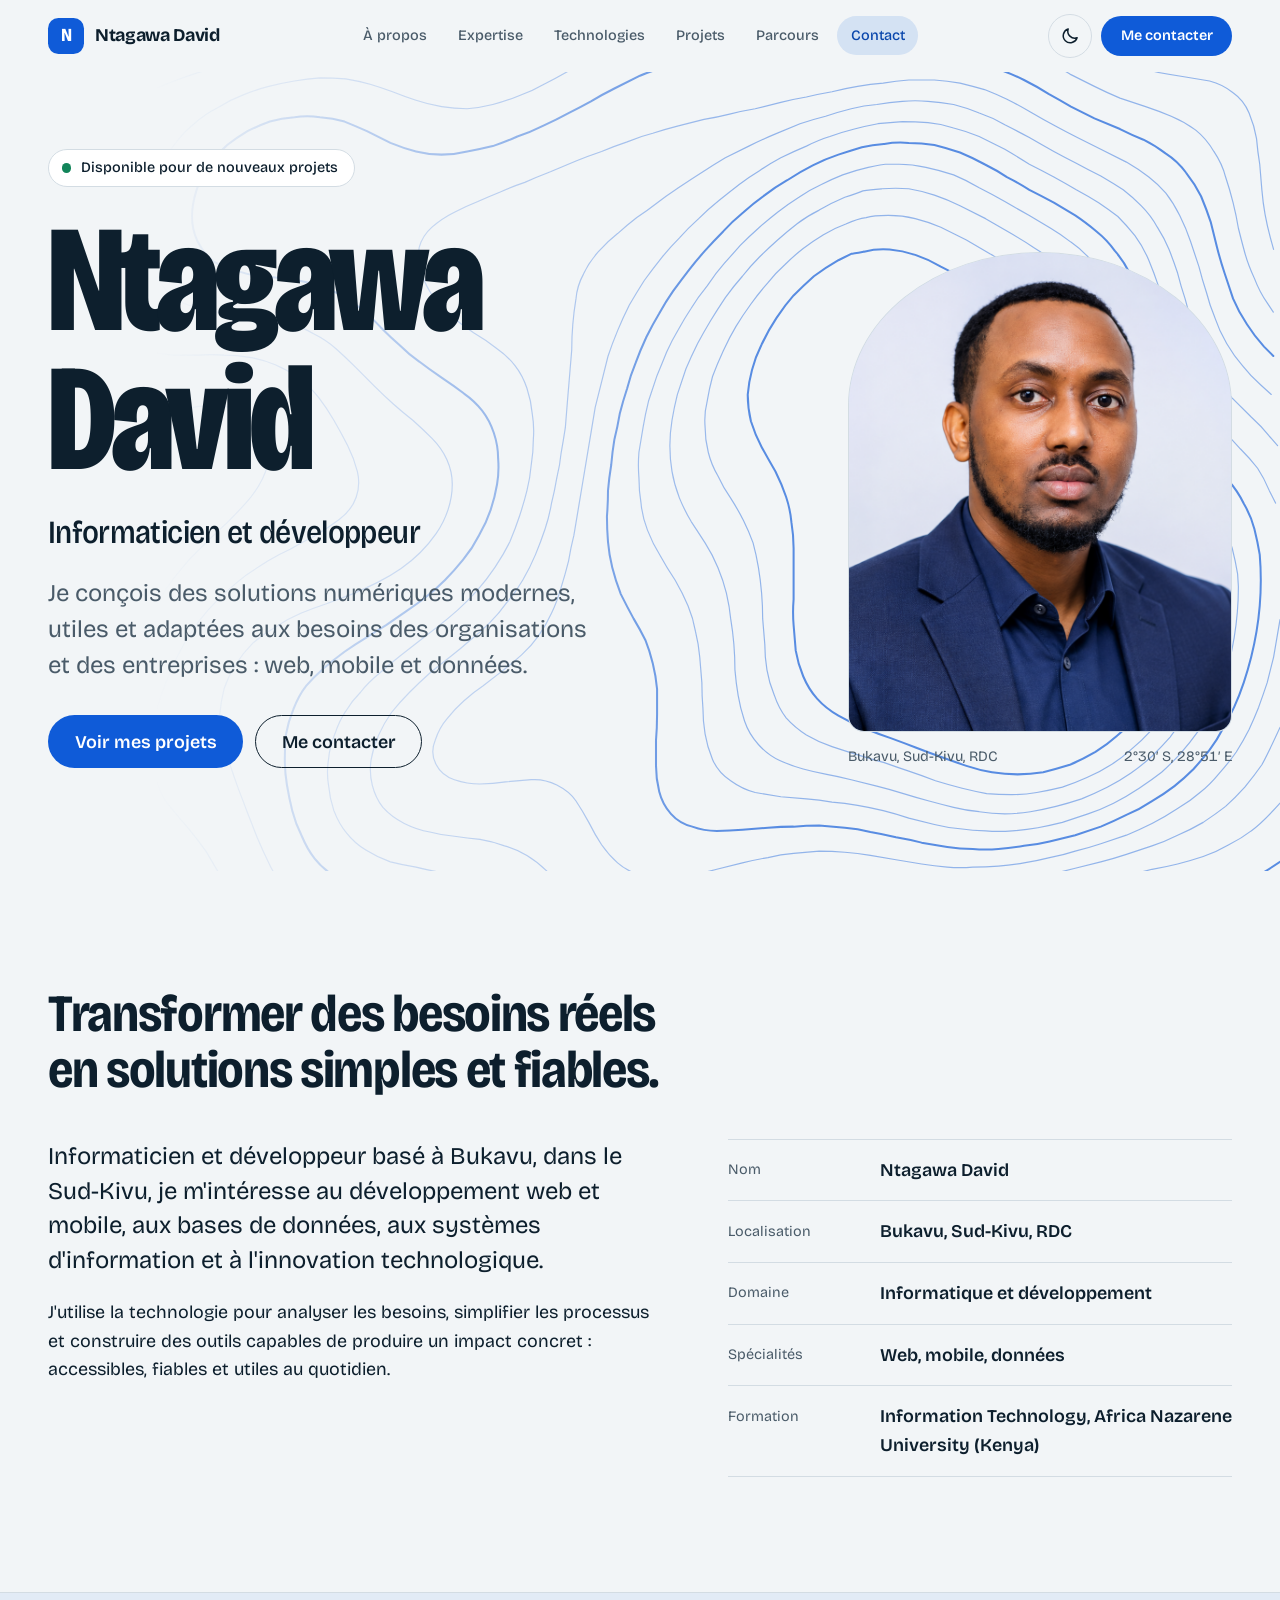
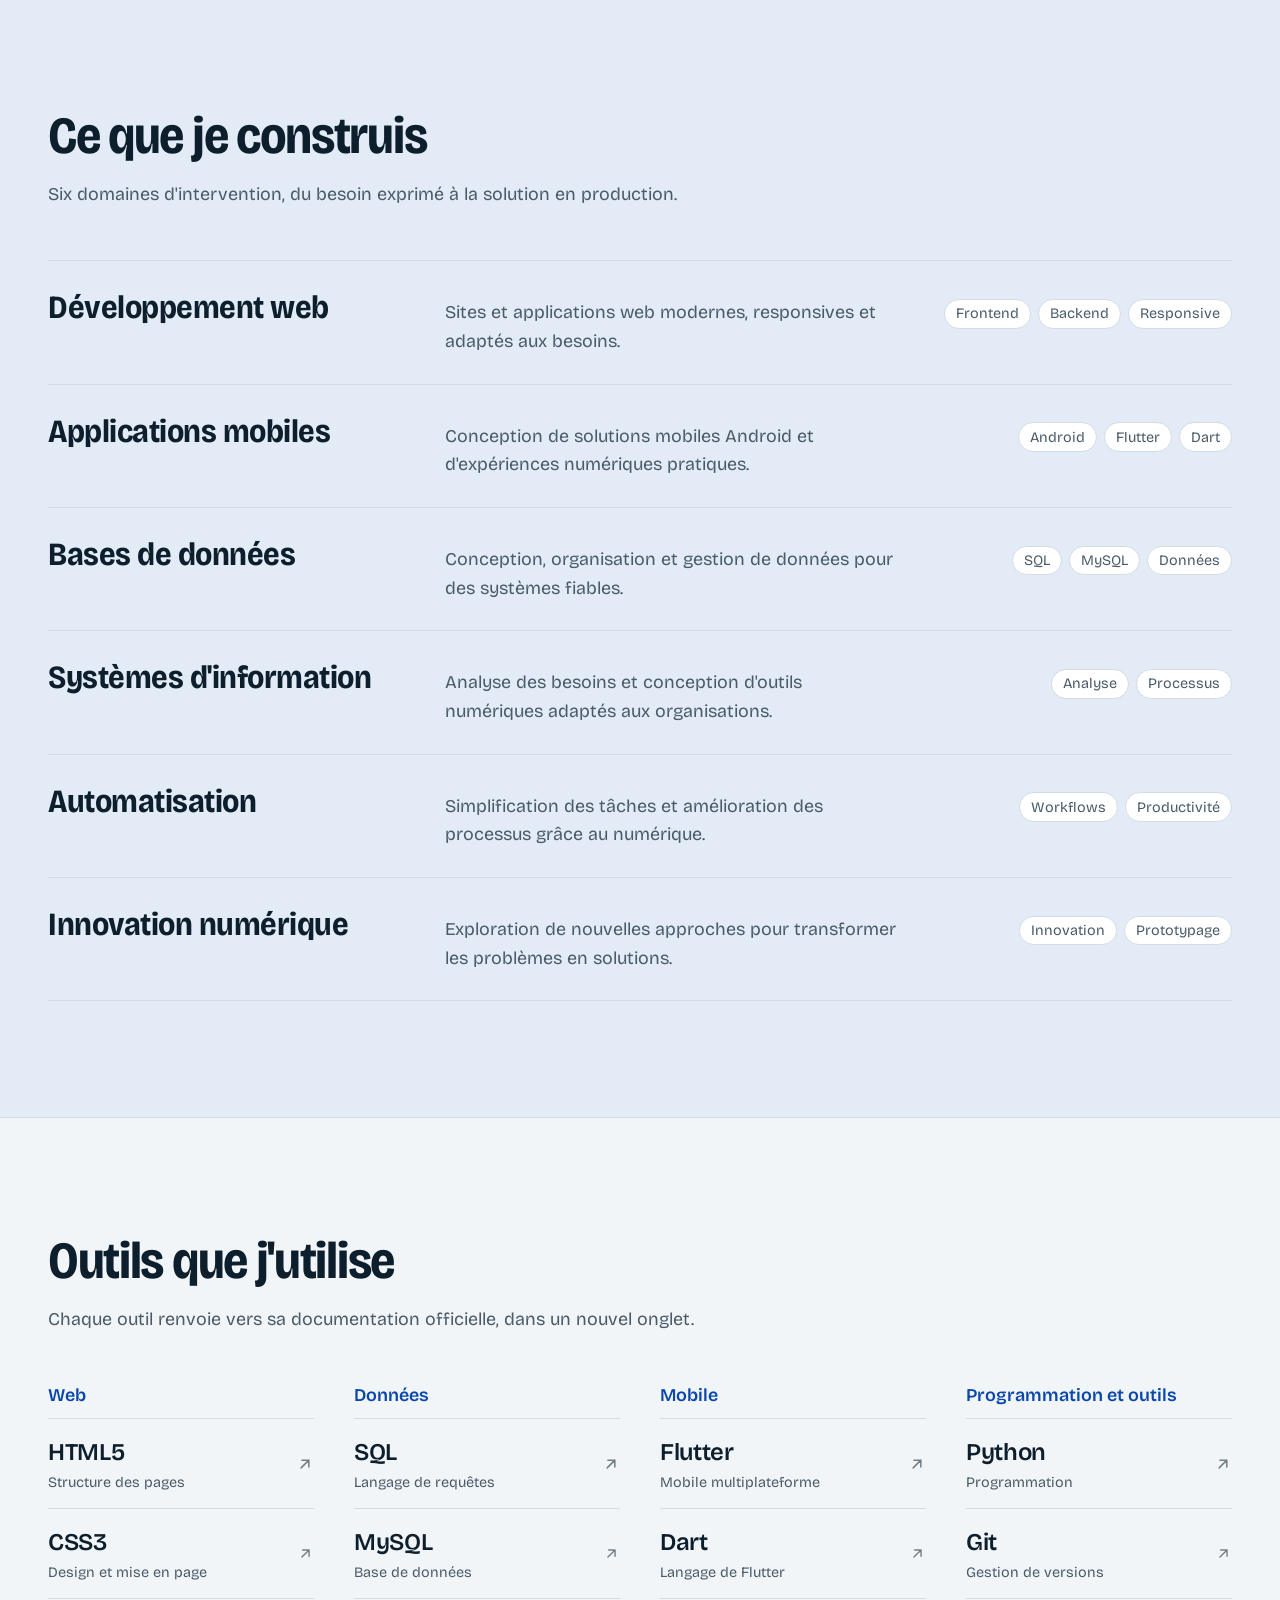
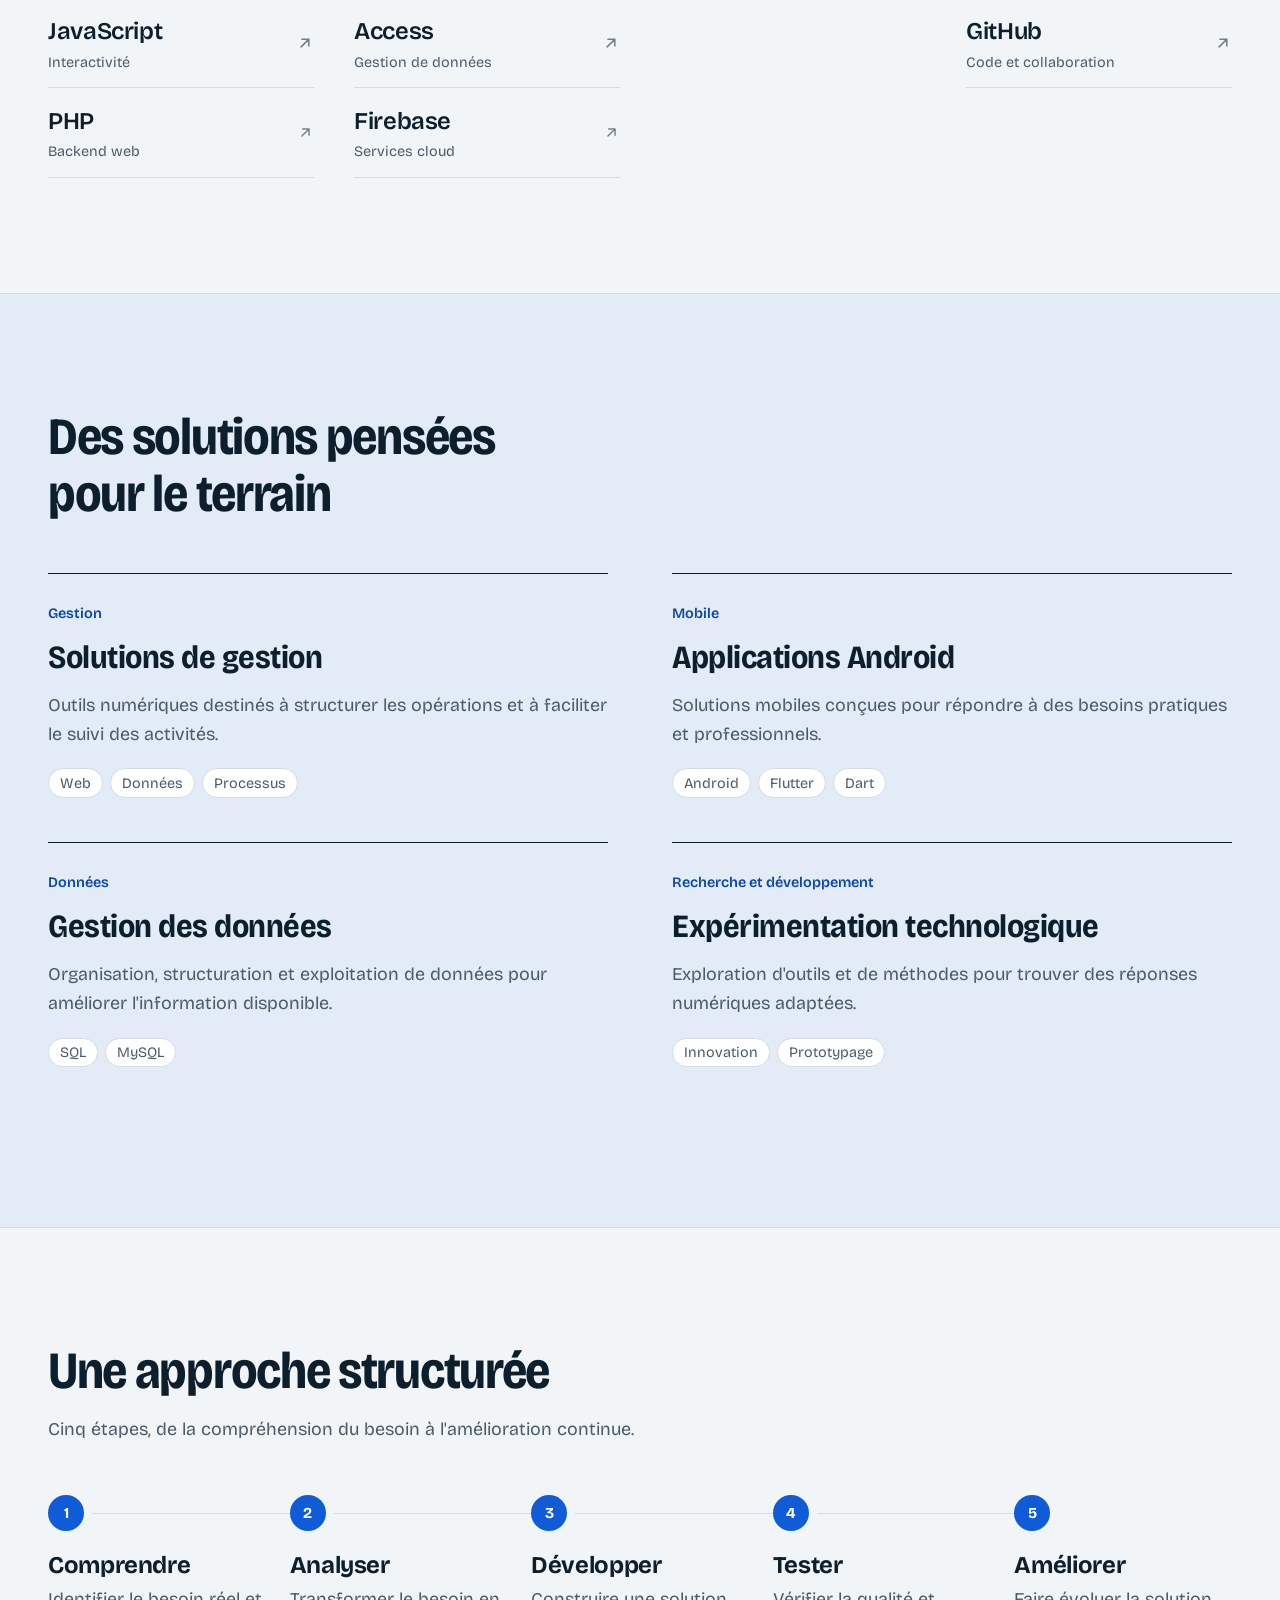
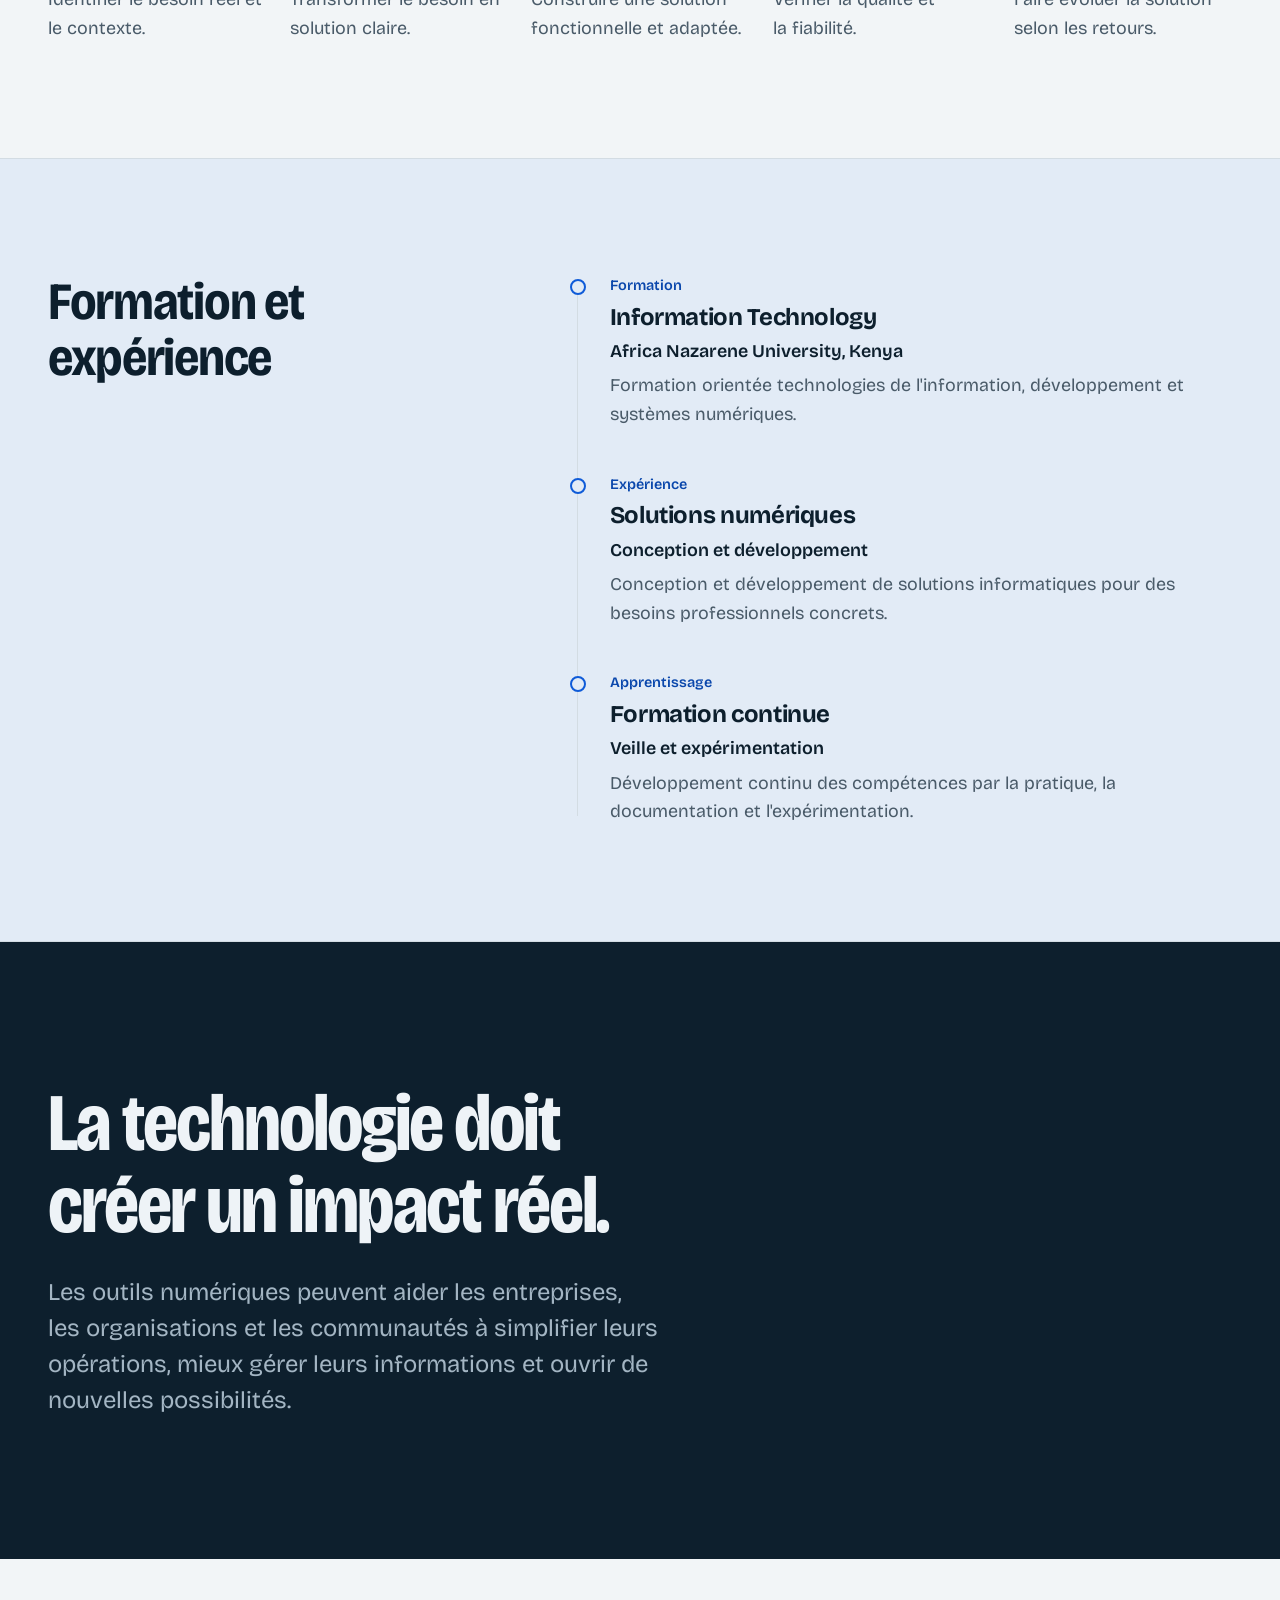
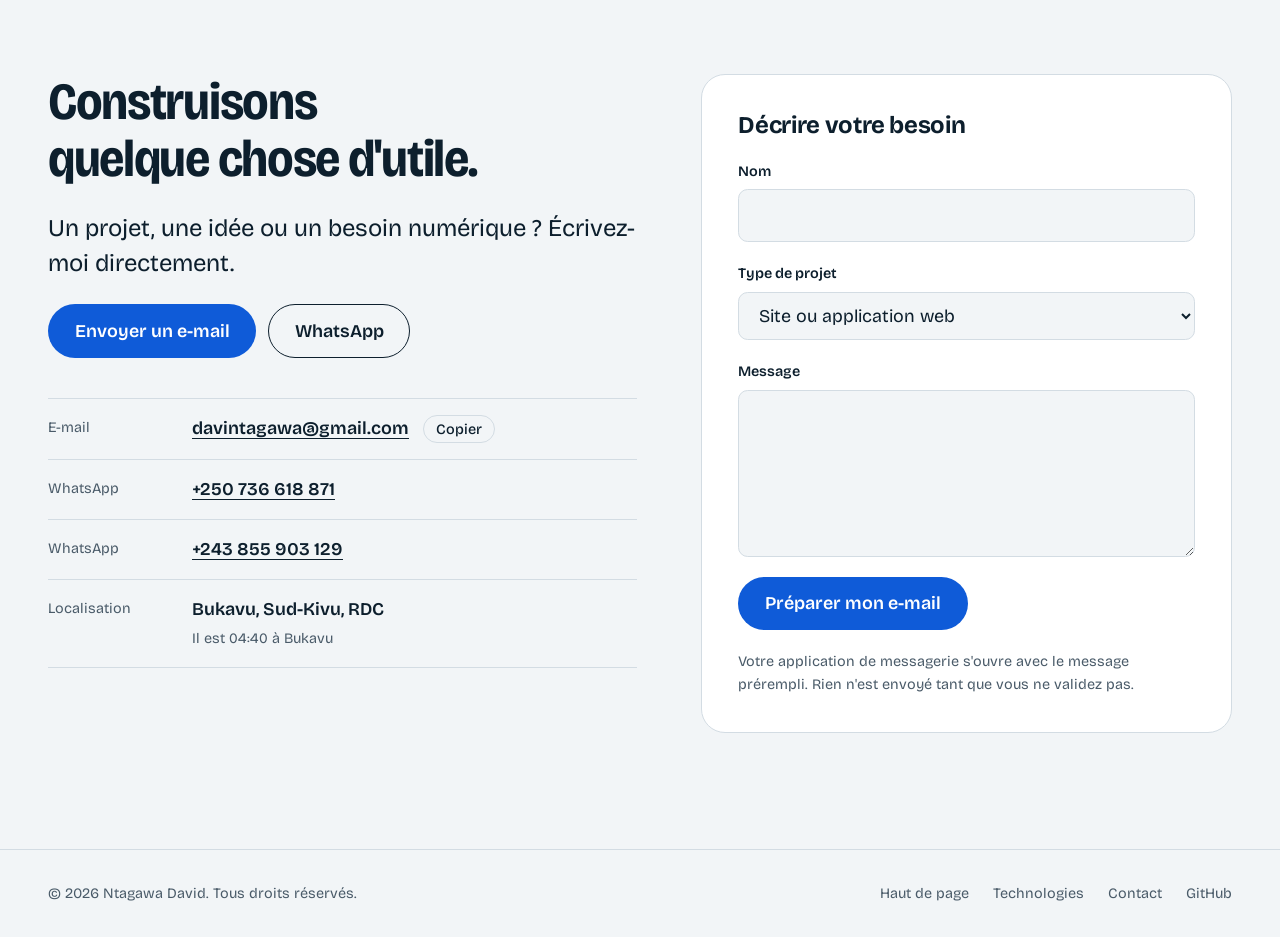
<file: index.html>
<!DOCTYPE html>
<html lang="fr" data-theme="auto">
<head>
  <meta charset="UTF-8">
  <meta name="viewport" content="width=device-width, initial-scale=1">

  <title>Ntagawa David — Informaticien et développeur à Bukavu</title>
  <meta name="description" content="Portfolio de Ntagawa David, informaticien et développeur à Bukavu (Sud-Kivu, RDC) : solutions web, applications mobiles, bases de données et systèmes d'information.">
  <meta name="author" content="Ntagawa David">
  <meta name="robots" content="index, follow">
  <meta name="color-scheme" content="light dark">
  <meta name="theme-color" content="#f2f5f7" media="(prefers-color-scheme: light)">
  <meta name="theme-color" content="#0a1620" media="(prefers-color-scheme: dark)">

  <!-- Partage (WhatsApp, LinkedIn, Facebook)
       TODO après mise en ligne : ajouter <link rel="canonical" href="https://VOTRE-DOMAINE/">
       et <meta property="og:image" content="https://VOTRE-DOMAINE/ntagawa-david.png"> (URL absolue obligatoire). -->
  <meta property="og:type" content="website">
  <meta property="og:locale" content="fr_FR">
  <meta property="og:title" content="Ntagawa David — Informaticien et développeur">
  <meta property="og:description" content="Solutions web, mobiles et de données pour les organisations et les entreprises. Basé à Bukavu, RDC.">
  <meta name="twitter:card" content="summary">

  <link rel="icon" href="data:image/svg+xml,%3Csvg xmlns='http://www.w3.org/2000/svg' viewBox='0 0 64 64'%3E%3Crect width='64' height='64' rx='14' fill='%230f5bd8'/%3E%3Cpath d='M18 46V18h6l16 20V18h6v28h-6L24 26v20z' fill='%23fff'/%3E%3C/svg%3E">

  <!-- Police variable unique : Bricolage Grotesque (repli sur la police système) -->
  <link rel="preconnect" href="https://fonts.googleapis.com">
  <link rel="preconnect" href="https://fonts.gstatic.com" crossorigin>
  <link rel="stylesheet" href="https://fonts.googleapis.com/css2?family=Bricolage+Grotesque:opsz,wdth,wght@12..96,75..100,200..800&display=swap">

  <!-- Thème appliqué avant le premier rendu : évite le flash clair/sombre -->
  <script>
    (function () {
      var root = document.documentElement;
      root.classList.add('js');
      try {
        var saved = localStorage.getItem('theme');
        if (saved === 'light' || saved === 'dark') root.dataset.theme = saved;
      } catch (e) {}
    })();
  </script>

  <link rel="stylesheet" href="style.css">

  <script type="application/ld+json">
  {
    "@context": "https://schema.org",
    "@type": "Person",
    "name": "Ntagawa David",
    "jobTitle": "Informaticien et développeur",
    "description": "Informaticien et développeur : solutions web, applications mobiles, bases de données et systèmes d'information.",
    "email": "mailto:davintagawa@gmail.com",
    "address": {
      "@type": "PostalAddress",
      "addressLocality": "Bukavu",
      "addressRegion": "Sud-Kivu",
      "addressCountry": "CD"
    },
    "alumniOf": { "@type": "CollegeOrUniversity", "name": "Africa Nazarene University" },
    "knowsAbout": ["Développement web", "Applications mobiles", "Flutter", "Bases de données", "Systèmes d'information", "Automatisation"]
  }
  </script>
</head>

<body>
  <a class="skip-link" href="#contenu">Aller au contenu</a>
  <div id="top-sentinel" aria-hidden="true"></div>

  <!-- ============ EN-TÊTE ============ -->
  <header class="site-header" id="top">
    <div class="wrap site-header__bar">
      <a class="brand" href="#top" aria-label="Ntagawa David, retour en haut de page">
        <span class="brand__mark" aria-hidden="true">N</span>
        <span class="brand__name">Ntagawa David</span>
      </a>

      <nav id="siteNav" class="site-nav" aria-label="Navigation principale" data-open="false">
        <a href="#apropos">À propos</a>
        <a href="#expertise">Expertise</a>
        <a href="#technologies">Technologies</a>
        <a href="#projets">Projets</a>
        <a href="#parcours">Parcours</a>
        <a href="#contact">Contact</a>
      </nav>

      <div class="site-header__tools">
        <button id="themeToggle" class="icon-btn" type="button" aria-label="Changer de thème">
          <svg class="icon-moon" width="20" height="20" viewBox="0 0 24 24" fill="none" stroke="currentColor" stroke-width="1.8" stroke-linecap="round" stroke-linejoin="round" aria-hidden="true"><path d="M20.5 14.2A8.5 8.5 0 0 1 9.8 3.5a8.5 8.5 0 1 0 10.7 10.7Z"/></svg>
          <svg class="icon-sun" width="20" height="20" viewBox="0 0 24 24" fill="none" stroke="currentColor" stroke-width="1.8" stroke-linecap="round" stroke-linejoin="round" aria-hidden="true"><circle cx="12" cy="12" r="4"/><path d="M12 2v2M12 20v2M4.9 4.9l1.4 1.4M17.7 17.7l1.4 1.4M2 12h2M20 12h2M4.9 19.1l1.4-1.4M17.7 6.3l1.4-1.4"/></svg>
        </button>
        <a class="btn btn--primary btn--small header-cta" href="#contact">Me contacter</a>
        <button id="menuBtn" class="icon-btn menu-btn" type="button" aria-expanded="false" aria-controls="siteNav" aria-label="Menu">
          <svg width="22" height="22" viewBox="0 0 24 24" fill="none" stroke="currentColor" stroke-width="1.8" stroke-linecap="round" aria-hidden="true"><path class="menu-btn__top" d="M4 8h16"/><path class="menu-btn__bottom" d="M4 16h16"/></svg>
        </button>
      </div>
    </div>
  </header>

  <main id="contenu">

    <!-- ============ HERO ============ -->
    <section class="hero" aria-labelledby="hero-title">
      <!-- Courbes de niveau décoratives (relief de la région du lac Kivu) -->
      <svg class="contours" viewBox="0 0 1200 900" preserveAspectRatio="xMidYMid slice" aria-hidden="true" focusable="false">
      <g style="--i:0"><path pathLength="1" d="M144 0Q162 17 174 23Q186 28 198 30Q210 31 222 30Q234 29 246 27Q258 26 270 23Q282 21 294 18Q306 15 318 13Q330 10 341 8Q352 6 365 5Q378 3 390 3Q402 4 414 6Q426 8 438 10Q450 12 462 12Q474 12 486 9L498 7"/><path pathLength="1" d="M1029 0Q1050 15 1062 21Q1074 27 1086 29Q1098 32 1110 31Q1122 31 1134 29Q1146 27 1158 24Q1170 21 1182 18L1194 16"/><path pathLength="1" d="M168 900Q156 881 147 874Q138 867 126 864Q114 862 102 863Q90 865 78 869Q66 872 54 876Q42 879 30 879Q18 880 12 869Q7 858 11 846Q16 834 23 823Q30 811 37 802Q43 792 51 780Q59 768 65 756Q72 745 78 732Q84 720 89 708Q94 696 98 686Q102 675 106 665Q110 654 115 642Q119 630 125 618Q130 606 136 594Q142 582 149 571Q156 559 163 550Q171 540 178 532Q186 524 195 515Q204 506 213 498Q222 489 231 479Q240 469 246 457Q252 445 252 433Q252 421 246 412Q241 402 231 396Q222 391 210 389Q198 388 186 389Q174 391 162 395Q150 399 138 405Q126 411 114 418Q102 425 92 432Q82 438 71 444Q60 450 48 452Q36 454 30 443Q24 432 26 420Q28 408 32 396Q36 384 40 372Q44 360 47 348Q50 336 53 324Q55 312 57 300Q59 288 60 276Q60 264 60 252Q59 240 57 228Q55 216 49 204Q43 192 33 185Q24 177 12 173L0 168"/></g>
      <g style="--i:1"><path pathLength="1" d="M754 0Q774 10 786 13Q798 16 810 17Q822 19 834 19Q846 18 858 18Q870 17 882 16Q894 15 906 15Q918 15 930 15Q942 16 954 19Q966 21 976 26Q987 30 997 36Q1007 42 1017 48Q1026 54 1038 60Q1050 65 1062 69Q1074 73 1086 76Q1097 78 1110 80Q1122 82 1134 84Q1146 87 1156 95Q1166 102 1171 114Q1176 126 1178 138Q1179 150 1181 162Q1182 174 1183 186Q1184 198 1186 209Q1188 220 1191 231L1194 242"/><path pathLength="1" d="M262 900Q240 885 232 874Q225 864 219 852Q212 840 206 828Q199 816 193 806Q186 796 177 785Q168 775 160 765Q152 756 148 744Q143 732 142 720Q141 708 143 696Q144 684 147 673Q150 662 155 649Q160 636 166 624Q172 612 179 601Q186 590 195 580Q204 570 213 562Q222 554 231 547Q240 541 251 534Q261 528 272 523Q282 517 294 511Q306 504 318 495Q330 486 334 474Q338 462 335 450Q332 438 326 426Q320 414 313 402Q306 390 299 381Q292 372 281 363Q270 355 258 350Q246 345 234 343Q222 341 210 341Q198 340 186 341Q174 341 162 341Q150 340 138 337Q126 333 118 323Q109 312 107 300Q104 288 103 276Q102 264 102 252Q102 240 102 228Q102 216 102 204Q103 192 103 180Q104 168 105 156Q107 144 110 132Q113 120 120 111Q127 102 137 96Q147 90 158 86Q168 82 180 78Q192 74 204 71Q216 68 228 64Q240 61 252 58Q264 56 276 53Q288 51 300 49Q312 48 324 47Q336 47 348 48Q360 49 371 51Q382 54 395 58Q408 62 420 65Q432 67 444 67Q456 67 468 64Q480 62 492 57Q504 52 516 46Q528 39 540 32Q552 25 563 18Q573 12 584 6L594 0"/></g>
      <g style="--i:2"><path pathLength="1" d="M1200 861Q1176 874 1164 878Q1152 881 1140 882Q1128 883 1116 882Q1104 881 1092 880Q1080 878 1068 877Q1056 875 1044 875Q1032 875 1020 876Q1008 877 996 878Q984 880 972 882Q960 884 948 887Q936 890 924 893L912 896"/><path pathLength="1" d="M429 900Q408 889 396 886Q384 883 372 881Q360 879 348 877Q336 875 324 873Q312 871 300 866Q288 861 279 853Q270 846 264 837Q257 828 252 817Q246 805 241 793Q236 780 232 770Q228 759 224 749Q220 738 216 726Q211 714 209 702Q206 690 206 678Q207 666 210 654Q214 642 221 631Q228 620 237 611Q246 603 258 596Q270 588 282 583Q294 578 306 574Q317 570 330 565Q342 560 354 554Q366 548 376 541Q386 534 394 526Q402 518 409 508Q416 498 420 486Q424 474 424 462Q424 450 419 439Q414 428 405 419Q396 410 387 402Q378 395 369 387Q360 379 351 370Q342 361 333 352Q324 343 315 335Q306 327 294 321Q282 314 270 311Q258 308 246 306Q234 305 222 303Q210 302 198 300Q186 298 174 293Q162 288 155 279Q147 270 144 258Q140 246 139 234Q139 222 140 210Q141 198 144 186Q147 174 151 164Q156 153 164 143Q172 132 182 124Q192 115 204 109Q215 102 228 97Q240 92 252 89Q264 86 276 84Q288 82 300 81Q312 81 324 82Q336 84 347 87Q357 90 368 94Q378 98 390 102Q402 106 414 108Q426 110 438 110Q450 109 462 106Q474 103 486 98Q498 94 510 87Q522 81 534 74Q546 67 557 61Q567 54 577 48Q587 42 599 36Q610 30 623 25Q636 20 648 18Q660 16 672 17Q684 18 696 22Q708 26 720 30Q732 35 744 38Q756 42 768 43Q780 45 792 45Q804 45 816 44Q828 44 840 43Q852 42 864 42Q876 41 888 41Q900 41 912 42Q924 43 936 46Q948 49 960 54Q972 59 983 66Q994 72 1004 78Q1014 83 1026 89Q1038 95 1050 100Q1062 104 1074 108Q1086 112 1098 117Q1110 122 1121 130Q1131 138 1138 150Q1146 162 1149 174Q1153 186 1156 198Q1159 210 1161 222Q1164 234 1167 245Q1170 256 1176 269Q1181 282 1188 292L1194 301"/></g>
      <g class="major" style="--i:3"><path pathLength="1" d="M1200 816Q1176 832 1164 837Q1152 841 1140 843Q1128 846 1116 846Q1104 847 1092 848Q1080 848 1068 849Q1056 850 1044 852Q1032 853 1020 855Q1008 857 996 859Q984 861 972 863Q960 866 949 868Q938 870 925 873Q912 875 900 877Q888 880 876 881Q864 883 852 884Q840 886 828 886Q816 887 804 887Q792 887 781 888Q769 888 757 889Q744 891 732 893L720 895"/><path pathLength="1" d="M483 900Q463 882 453 876Q444 870 432 864Q420 859 408 857Q396 854 384 852Q372 850 360 847Q348 845 336 841Q324 837 313 829Q302 822 295 813Q288 804 283 792Q277 780 274 768Q271 756 269 744Q267 732 267 720Q267 708 268 697Q270 685 275 673Q280 660 287 651Q294 643 303 635Q312 627 323 619Q333 612 343 606Q352 600 362 594Q371 588 381 581Q390 575 399 568Q408 561 417 552Q426 543 434 533Q443 522 449 510Q456 498 460 486Q464 474 466 462Q468 450 467 438Q467 426 463 414Q459 402 452 393Q445 384 435 377Q426 370 414 362Q402 354 393 347Q384 341 375 332Q366 324 357 315Q349 306 339 298Q330 290 318 284Q306 277 294 274Q282 271 270 270Q258 268 246 267Q234 266 222 262Q210 259 200 253Q191 246 185 234Q180 223 180 211Q180 200 184 187Q188 174 196 163Q204 152 213 144Q222 137 232 131Q242 126 253 122Q264 119 276 118Q288 116 300 118Q312 119 323 122Q333 126 344 131Q354 136 366 142Q378 147 390 150Q402 153 414 153Q426 153 438 150Q450 148 462 145Q474 141 485 136Q497 132 509 126Q522 120 533 114Q545 108 554 103Q564 97 576 91Q588 85 600 79Q612 74 624 71Q636 67 648 67Q660 66 672 67Q684 68 696 70Q708 72 720 72Q732 73 744 73Q756 73 768 72Q780 71 792 69Q804 68 816 67Q828 66 840 64Q852 63 864 63Q876 63 888 63Q900 64 912 66Q924 68 936 73Q948 77 960 83Q972 89 983 96Q994 102 1004 108Q1014 113 1026 119Q1038 124 1050 129Q1062 135 1072 139Q1082 144 1093 152Q1104 159 1112 170Q1120 180 1126 192Q1131 204 1135 216Q1138 228 1141 240Q1144 252 1148 264Q1152 276 1156 288Q1161 300 1169 312Q1176 323 1185 333L1194 342"/></g>
      <g style="--i:4"><path pathLength="1" d="M1200 761Q1183 780 1173 787Q1164 794 1152 800Q1140 807 1128 811Q1116 815 1104 818Q1092 821 1080 823Q1068 826 1056 829Q1044 831 1032 834Q1020 836 1008 839Q996 841 984 844Q973 846 960 848Q948 851 936 853Q924 855 912 856Q900 858 888 859Q876 860 864 860Q852 860 840 860Q828 859 817 859Q805 858 793 858Q780 857 768 858Q756 859 744 861Q732 863 720 866Q708 869 697 873Q687 876 676 880Q666 883 654 887Q642 891 630 895L618 898"/><path pathLength="1" d="M548 900Q528 891 519 884Q510 877 501 869Q492 861 483 854Q474 846 462 840Q450 834 438 831Q427 828 414 826Q402 824 390 821Q378 819 366 816Q354 812 343 805Q332 798 325 789Q318 781 313 768Q309 756 308 744Q306 732 308 720Q309 708 314 696Q318 684 324 675Q330 665 338 657Q345 648 356 639Q366 630 375 623Q384 616 393 609Q402 602 411 595Q420 588 429 580Q438 572 447 562Q456 552 464 540Q472 528 478 516Q483 504 487 492Q491 480 494 468Q497 456 498 444Q500 432 500 420Q501 408 499 396Q498 384 494 372Q490 360 483 351Q476 342 466 335Q456 327 444 320Q432 312 423 304Q414 297 406 286Q399 276 395 264Q391 252 393 240Q396 229 405 221Q414 213 426 207Q438 201 448 197Q459 192 469 188Q480 183 492 179Q503 174 516 169Q528 164 540 159Q552 154 564 150Q576 145 588 141Q600 136 612 133Q624 129 636 126Q648 123 660 120Q672 118 684 115Q696 112 708 110Q720 107 732 104Q744 101 756 99Q768 96 780 94Q792 91 804 89Q816 87 828 86Q840 84 852 83Q864 83 876 83Q888 84 900 86Q912 89 923 92Q933 96 944 101Q954 106 966 113Q978 120 989 126Q1000 132 1010 137Q1020 142 1032 148Q1044 154 1056 160Q1068 167 1077 174Q1086 181 1093 189Q1100 198 1106 210Q1112 222 1116 234Q1120 246 1124 258Q1127 270 1131 282Q1134 294 1139 306Q1143 318 1150 330Q1157 342 1165 351Q1172 360 1182 369L1192 378"/></g>
      <g style="--i:5"><path pathLength="1" d="M1200 690Q1189 714 1183 725Q1176 735 1167 746Q1158 756 1149 764Q1140 771 1128 779Q1116 786 1104 791Q1092 797 1080 801Q1068 805 1056 809Q1044 813 1032 816Q1020 819 1008 822Q996 825 984 828Q972 830 960 832Q948 834 936 836Q924 838 912 839Q900 839 888 839Q876 840 864 839Q852 838 840 836Q828 835 816 833Q804 832 792 831Q780 831 768 831Q756 832 744 834Q732 835 720 839Q708 842 696 845Q684 849 672 853Q660 857 649 861Q639 864 625 867Q612 870 600 871Q588 871 576 868Q564 866 553 859Q541 852 532 843Q523 834 513 825Q504 816 494 810Q484 804 473 801Q462 797 450 795Q438 794 426 792Q414 791 403 788Q391 786 379 780Q367 774 359 765Q352 756 349 744Q346 732 348 720Q350 708 355 697Q360 686 367 676Q375 666 384 657Q393 648 403 639Q414 630 423 623Q432 616 441 608Q450 601 459 592Q468 583 475 573Q483 564 490 552Q497 540 502 528Q507 516 511 504Q515 492 517 480Q520 468 522 456Q525 444 526 433Q528 422 530 409Q531 396 532 384Q533 372 534 360Q535 348 536 336Q536 324 537 312Q538 300 540 288Q541 276 547 265Q552 254 561 244Q570 234 579 227Q588 219 597 212Q606 206 615 199Q624 192 636 184Q648 176 659 169Q670 162 680 156Q690 151 702 145Q714 139 726 134Q738 129 750 124Q762 120 774 117Q786 113 798 110Q810 107 822 106Q834 104 846 103Q858 102 870 103Q882 104 894 106Q906 109 918 114Q930 118 942 125Q954 131 965 137Q977 144 988 150Q999 156 1009 161Q1020 167 1032 173Q1044 180 1053 186Q1062 193 1070 201Q1079 210 1085 221Q1092 232 1096 242Q1100 252 1104 264Q1107 276 1111 288Q1114 300 1118 312Q1121 324 1126 336Q1131 348 1139 360Q1146 371 1155 381Q1164 390 1173 399Q1182 407 1190 417L1198 426"/></g>
      <g style="--i:6"><path pathLength="1" d="M1200 589Q1196 612 1194 624Q1191 636 1188 648Q1184 660 1180 671Q1176 681 1171 692Q1166 702 1159 713Q1152 723 1143 733Q1134 744 1125 751Q1116 759 1104 766Q1092 774 1080 780Q1068 786 1056 791Q1044 795 1032 799Q1020 803 1008 806Q996 810 984 812Q972 815 960 817Q948 819 936 820Q924 821 912 821Q900 822 888 821Q876 820 864 818Q852 816 840 814Q828 812 816 810Q804 808 792 807Q780 806 768 806Q756 807 744 808Q732 809 720 812Q708 814 696 817Q684 820 672 823Q660 826 648 829Q636 831 624 831Q612 832 600 828Q588 825 579 817Q571 810 564 800Q558 791 552 779Q546 768 540 759Q534 750 522 744Q510 738 498 739Q486 740 474 741Q462 743 450 743Q438 743 426 739Q414 735 409 725Q403 714 408 702Q412 690 419 682Q426 673 435 665Q444 657 453 651Q462 644 471 637Q480 630 489 622Q498 614 505 604Q512 594 517 583Q522 573 526 559Q530 546 533 534Q535 522 538 510Q540 498 542 486Q544 474 546 462Q548 450 550 438Q552 426 554 414Q556 402 558 390Q561 378 564 366Q567 354 570 342Q574 330 579 318Q584 306 590 294Q597 282 604 271Q612 260 620 250Q628 240 637 231Q645 222 655 213Q664 204 674 196Q684 188 693 181Q702 174 712 168Q721 162 732 156Q744 150 756 145Q768 139 778 136Q789 132 801 129Q812 126 823 124Q834 123 846 122Q858 122 870 123Q882 124 894 128Q906 131 918 136Q930 142 942 148Q954 155 965 162Q977 168 988 174Q999 180 1009 186Q1020 192 1030 198Q1039 204 1048 211Q1056 219 1064 229Q1072 240 1077 252Q1082 264 1086 276Q1090 288 1093 300Q1096 312 1099 324Q1102 336 1106 348Q1110 360 1116 371Q1122 383 1129 393Q1137 402 1146 411Q1155 420 1163 429Q1172 438 1179 447Q1185 456 1190 468L1196 480"/></g>
      <g class="major" style="--i:7"><path pathLength="1" d="M829 143Q840 141 852 142Q864 142 876 144Q888 147 900 151Q912 156 923 162Q935 168 944 174Q954 179 965 186Q977 192 988 198Q998 204 1008 210Q1017 216 1028 225Q1038 233 1045 243Q1053 252 1059 264Q1065 276 1068 288Q1072 300 1075 312Q1077 324 1080 336Q1083 348 1086 360Q1089 372 1094 383Q1098 394 1104 404Q1110 414 1118 423Q1126 432 1136 441Q1145 450 1152 459Q1160 468 1166 480Q1173 492 1176 504Q1179 516 1181 528Q1182 540 1182 552Q1182 564 1181 576Q1180 588 1178 600Q1176 612 1173 624Q1170 636 1166 648Q1162 660 1157 671Q1152 682 1146 692Q1141 702 1134 711Q1127 720 1119 729Q1110 738 1101 745Q1092 752 1080 759Q1068 767 1056 772Q1044 778 1032 783Q1020 787 1008 791Q996 794 984 797Q972 800 960 801Q948 803 936 804Q924 805 912 804Q900 804 888 802Q876 800 864 798Q852 795 840 793Q828 790 816 788Q804 785 792 784Q780 783 768 782Q756 782 744 783Q732 783 720 784Q708 785 696 786Q684 787 672 787Q660 787 649 783Q637 780 629 771Q621 762 618 750Q615 738 615 726Q615 714 615 702Q616 690 616 678Q616 666 616 654Q615 642 612 630Q609 618 605 608Q600 598 594 588Q588 577 582 565Q577 552 574 540Q571 528 570 516Q569 504 569 492Q570 480 570 468Q571 456 573 444Q574 432 576 420Q579 408 581 396Q584 384 588 372Q591 360 596 348Q600 337 606 324Q612 312 618 302Q624 291 631 281Q639 270 646 261Q653 252 661 243Q669 234 678 225Q686 216 697 207Q707 198 717 191Q726 184 738 177Q750 169 762 163Q774 157 786 153Q798 149 808 146Q818 144 829 143Z"/></g>
      <g style="--i:8"><path pathLength="1" d="M843 162Q855 162 868 165Q882 168 894 172Q906 177 918 184Q930 190 942 197Q954 204 965 210Q975 216 985 222Q995 228 1004 235Q1014 242 1023 252Q1032 262 1038 272Q1043 282 1048 294Q1052 306 1055 318Q1057 330 1059 342Q1061 354 1064 366Q1066 378 1069 390Q1073 402 1078 414Q1084 426 1091 435Q1098 444 1107 453Q1116 462 1125 471Q1133 480 1140 489Q1146 498 1151 510Q1156 522 1158 534Q1161 546 1161 558Q1161 570 1160 582Q1159 594 1157 606Q1155 618 1152 630Q1148 642 1144 653Q1140 663 1135 674Q1129 684 1123 694Q1116 704 1107 714Q1098 724 1089 732Q1080 739 1068 747Q1056 755 1044 761Q1032 767 1020 771Q1008 775 996 779Q984 782 973 784Q961 786 949 787Q936 788 924 787Q912 787 900 785Q888 784 876 781Q864 778 852 775Q840 771 828 768Q816 765 804 763Q792 761 780 760Q768 758 756 757Q744 756 732 755Q720 753 708 751Q696 748 685 740Q673 732 668 720Q663 708 661 696Q659 684 659 672Q658 660 658 648Q657 636 656 624Q655 612 652 600Q650 588 645 576Q640 564 633 552Q625 540 619 529Q612 518 607 505Q602 492 601 480Q599 468 599 456Q598 444 599 432Q601 420 603 408Q605 396 608 384Q612 372 616 360Q621 348 625 338Q630 327 636 317Q642 306 648 297Q654 287 663 276Q671 264 679 255Q687 246 694 238Q702 230 711 222Q720 214 729 207Q738 200 749 193Q759 186 770 181Q780 176 790 172Q801 168 814 165Q828 162 830 162Q832 162 843 162Z"/></g>
      <g style="--i:9"><path pathLength="1" d="M827 185Q840 184 852 185Q864 187 876 191Q888 195 900 201Q912 207 924 213Q936 220 948 227Q960 234 969 240Q979 246 990 255Q1001 264 1009 273Q1016 282 1022 294Q1028 306 1031 318Q1035 330 1037 342Q1039 354 1040 366Q1042 378 1044 390Q1046 402 1049 414Q1052 426 1057 436Q1062 446 1071 457Q1080 468 1089 477Q1098 485 1107 495Q1116 504 1124 516Q1131 528 1135 540Q1138 552 1139 564Q1140 576 1140 588Q1139 600 1137 612Q1134 624 1130 636Q1127 648 1121 659Q1116 671 1110 680Q1104 690 1097 699Q1089 708 1080 717Q1070 726 1060 733Q1050 740 1038 746Q1026 752 1014 757Q1002 761 990 764Q978 767 966 769Q954 771 942 771Q930 771 918 769Q906 768 894 765Q882 762 871 759Q860 756 847 752Q834 748 822 745Q810 742 798 739Q786 736 775 734Q764 732 753 729Q742 726 731 721Q720 716 711 706Q702 696 698 684Q694 672 692 660Q690 648 689 636Q689 624 688 612Q687 600 685 588Q684 577 681 564Q678 552 673 540Q668 528 661 517Q654 506 648 497Q642 487 637 475Q632 462 630 450Q628 438 628 426Q628 414 630 402Q632 390 635 378Q639 366 643 354Q648 342 654 330Q660 319 666 309Q672 299 680 287Q688 276 696 267Q703 258 712 249Q720 241 729 233Q738 225 747 218Q756 211 768 205Q780 198 792 193Q804 189 809 187Q815 186 827 185Z"/></g>
      <g style="--i:10"><path pathLength="1" d="M833 210Q846 210 858 213Q870 216 882 221Q894 227 906 233Q918 240 928 246Q939 252 948 258Q958 264 968 272Q978 279 987 290Q996 300 1001 312Q1007 324 1010 336Q1013 348 1015 360Q1016 372 1017 384Q1018 396 1020 408Q1022 420 1025 432Q1028 444 1033 455Q1038 466 1046 476Q1054 486 1064 495Q1074 504 1083 512Q1092 521 1099 530Q1106 540 1111 552Q1116 564 1117 576Q1118 588 1117 600Q1117 612 1114 624Q1111 636 1106 648Q1101 660 1094 672Q1086 684 1079 693Q1071 702 1060 711Q1050 720 1040 726Q1031 732 1019 737Q1008 742 996 746Q984 749 972 751Q960 753 948 753Q936 753 925 752Q914 750 902 747Q890 744 877 740Q864 735 852 731Q840 727 829 723Q817 720 805 716Q792 712 780 708Q768 704 756 697Q745 690 737 681Q730 672 726 660Q721 648 719 636Q717 624 717 612Q716 600 715 588Q715 576 714 564Q713 552 711 540Q709 528 706 517Q702 506 697 496Q692 486 685 475Q678 465 673 454Q667 444 664 432Q661 420 661 408Q660 396 663 384Q665 372 668 361Q672 350 678 337Q684 324 690 314Q696 304 704 293Q712 282 720 273Q727 264 736 256Q744 248 753 241Q762 234 772 228Q782 222 793 218Q804 213 812 212Q819 210 833 210Z"/></g>
      <g class="major" style="--i:11"><path pathLength="1" d="M810 244Q822 241 834 242Q846 243 858 247Q870 251 882 258Q894 264 905 270Q916 276 926 282Q936 288 945 295Q954 302 963 312Q972 323 977 335Q983 348 985 360Q988 372 989 384Q990 396 991 408Q992 420 994 432Q996 444 999 455Q1002 466 1007 476Q1012 486 1019 495Q1026 503 1035 511Q1044 519 1053 527Q1062 534 1070 543Q1079 552 1085 564Q1091 576 1093 588Q1094 600 1093 612Q1092 624 1088 636Q1085 648 1079 658Q1074 668 1065 679Q1057 690 1047 698Q1038 706 1027 713Q1015 720 1003 725Q990 729 978 732Q966 734 954 734Q942 734 930 732Q918 730 906 726Q894 722 883 718Q872 714 859 709Q846 704 835 700Q823 696 811 691Q798 686 786 679Q774 672 766 663Q758 654 753 642Q748 630 746 618Q745 606 744 594Q743 582 744 570Q744 558 744 546Q744 534 744 522Q744 510 742 498Q741 486 737 474Q733 462 727 450Q720 438 714 427Q708 416 704 403Q701 390 701 378Q702 366 705 355Q708 343 714 331Q720 318 728 306Q736 294 744 285Q753 276 763 267Q774 259 786 252Q798 246 798 246Q799 246 810 244Z"/></g>
      </svg>

      <div class="wrap hero__grid">
        <div class="hero__copy">
          <p class="status"><span class="status__dot" aria-hidden="true"></span>Disponible pour de nouveaux projets</p>
          <h1 id="hero-title">Ntagawa<br>David</h1>
          <p class="hero__role">Informaticien et développeur</p>
          <p class="hero__lead">
            Je conçois des solutions numériques modernes, utiles et adaptées aux besoins
            des organisations et des entreprises : web, mobile et données.
          </p>
          <div class="actions">
            <a class="btn btn--primary" href="projets.html">Voir mes projets</a>
            <a class="btn btn--ghost" href="#contact">Me contacter</a>
          </div>
        </div>

        <figure class="portrait">
          <div class="portrait__frame">
            <span class="portrait__initials" aria-hidden="true">ND</span>
            <img src="ntagawa-david.png" alt="Portrait de Ntagawa David" fetchpriority="high" decoding="async" onerror="this.remove()">
          </div>
          <figcaption class="portrait__caption">
            <span>Bukavu, Sud-Kivu, RDC</span>
            <span class="portrait__coords">2°30′ S, 28°51′ E</span>
          </figcaption>
        </figure>
      </div>
    </section>

    <!-- ============ À PROPOS ============ -->
    <section class="section" id="apropos" aria-labelledby="apropos-title">
      <div class="wrap about">
        <div class="section-head">
          <h2 id="apropos-title">Transformer des besoins réels en solutions simples et fiables.</h2>
        </div>

        <div class="about__body">
          <p class="lead">
            Informaticien et développeur basé à Bukavu, dans le Sud-Kivu, je m'intéresse au
            développement web et mobile, aux bases de données, aux systèmes d'information
            et à l'innovation technologique.
          </p>
          <p>
            J'utilise la technologie pour analyser les besoins, simplifier les processus et
            construire des outils capables de produire un impact concret : accessibles, fiables
            et utiles au quotidien.
          </p>
        </div>

        <dl class="facts">
          <div><dt>Nom</dt><dd>Ntagawa David</dd></div>
          <div><dt>Localisation</dt><dd>Bukavu, Sud-Kivu, RDC</dd></div>
          <div><dt>Domaine</dt><dd>Informatique et développement</dd></div>
          <div><dt>Spécialités</dt><dd>Web, mobile, données</dd></div>
          <div><dt>Formation</dt><dd>Information Technology, Africa Nazarene University (Kenya)</dd></div>
        </dl>
      </div>
    </section>

    <!-- ============ EXPERTISE ============ -->
    <section class="section section--tint" id="expertise" aria-labelledby="expertise-title">
      <div class="wrap">
        <div class="section-head">
          <h2 id="expertise-title">Ce que je construis</h2>
          <p class="section-head__lead">Six domaines d'intervention, du besoin exprimé à la solution en production.</p>
        </div>

        <ul class="discipline-list" role="list">
          <li class="discipline">
            <h3>Développement web</h3>
            <p>Sites et applications web modernes, responsives et adaptés aux besoins.</p>
            <ul class="tags" role="list"><li>Frontend</li><li>Backend</li><li>Responsive</li></ul>
          </li>
          <li class="discipline">
            <h3>Applications mobiles</h3>
            <p>Conception de solutions mobiles Android et d'expériences numériques pratiques.</p>
            <ul class="tags" role="list"><li>Android</li><li>Flutter</li><li>Dart</li></ul>
          </li>
          <li class="discipline">
            <h3>Bases de données</h3>
            <p>Conception, organisation et gestion de données pour des systèmes fiables.</p>
            <ul class="tags" role="list"><li>SQL</li><li>MySQL</li><li>Données</li></ul>
          </li>
          <li class="discipline">
            <h3>Systèmes d'information</h3>
            <p>Analyse des besoins et conception d'outils numériques adaptés aux organisations.</p>
            <ul class="tags" role="list"><li>Analyse</li><li>Processus</li></ul>
          </li>
          <li class="discipline">
            <h3>Automatisation</h3>
            <p>Simplification des tâches et amélioration des processus grâce au numérique.</p>
            <ul class="tags" role="list"><li>Workflows</li><li>Productivité</li></ul>
          </li>
          <li class="discipline">
            <h3>Innovation numérique</h3>
            <p>Exploration de nouvelles approches pour transformer les problèmes en solutions.</p>
            <ul class="tags" role="list"><li>Innovation</li><li>Prototypage</li></ul>
          </li>
        </ul>
      </div>
    </section>

    <!-- ============ TECHNOLOGIES ============ -->
    <section class="section" id="technologies" aria-labelledby="tech-title">
      <div class="wrap">
        <div class="section-head">
          <h2 id="tech-title">Outils que j'utilise</h2>
          <p class="section-head__lead">Chaque outil renvoie vers sa documentation officielle, dans un nouvel onglet.</p>
        </div>

        <div class="tech-grid">
          <div class="tech-group" role="group" aria-labelledby="tech-web">
            <h3 id="tech-web">Web</h3>
            <ul role="list">
              <li><a href="https://developer.mozilla.org/fr/docs/Web/HTML" target="_blank" rel="noopener noreferrer"><span class="tech__name">HTML5</span><span class="tech__desc">Structure des pages</span><span class="visually-hidden">(nouvel onglet)</span></a></li>
              <li><a href="https://developer.mozilla.org/fr/docs/Web/CSS" target="_blank" rel="noopener noreferrer"><span class="tech__name">CSS3</span><span class="tech__desc">Design et mise en page</span><span class="visually-hidden">(nouvel onglet)</span></a></li>
              <li><a href="https://developer.mozilla.org/fr/docs/Web/JavaScript" target="_blank" rel="noopener noreferrer"><span class="tech__name">JavaScript</span><span class="tech__desc">Interactivité</span><span class="visually-hidden">(nouvel onglet)</span></a></li>
              <li><a href="https://www.php.net/manual/fr/" target="_blank" rel="noopener noreferrer"><span class="tech__name">PHP</span><span class="tech__desc">Backend web</span><span class="visually-hidden">(nouvel onglet)</span></a></li>
            </ul>
          </div>

          <div class="tech-group" role="group" aria-labelledby="tech-data">
            <h3 id="tech-data">Données</h3>
            <ul role="list">
              <li><a href="https://fr.wikipedia.org/wiki/Structured_Query_Language" target="_blank" rel="noopener noreferrer"><span class="tech__name">SQL</span><span class="tech__desc">Langage de requêtes</span><span class="visually-hidden">(nouvel onglet)</span></a></li>
              <li><a href="https://dev.mysql.com/doc/" target="_blank" rel="noopener noreferrer"><span class="tech__name">MySQL</span><span class="tech__desc">Base de données</span><span class="visually-hidden">(nouvel onglet)</span></a></li>
              <li><a href="https://www.microsoft.com/fr-fr/microsoft-365/access" target="_blank" rel="noopener noreferrer"><span class="tech__name">Access</span><span class="tech__desc">Gestion de données</span><span class="visually-hidden">(nouvel onglet)</span></a></li>
              <li><a href="https://firebase.google.com/docs" target="_blank" rel="noopener noreferrer"><span class="tech__name">Firebase</span><span class="tech__desc">Services cloud</span><span class="visually-hidden">(nouvel onglet)</span></a></li>
            </ul>
          </div>

          <div class="tech-group" role="group" aria-labelledby="tech-mobile">
            <h3 id="tech-mobile">Mobile</h3>
            <ul role="list">
              <li><a href="https://docs.flutter.dev/" target="_blank" rel="noopener noreferrer"><span class="tech__name">Flutter</span><span class="tech__desc">Mobile multiplateforme</span><span class="visually-hidden">(nouvel onglet)</span></a></li>
              <li><a href="https://dart.dev/guides" target="_blank" rel="noopener noreferrer"><span class="tech__name">Dart</span><span class="tech__desc">Langage de Flutter</span><span class="visually-hidden">(nouvel onglet)</span></a></li>
            </ul>
          </div>

          <div class="tech-group" role="group" aria-labelledby="tech-tools">
            <h3 id="tech-tools">Programmation et outils</h3>
            <ul role="list">
              <li><a href="https://docs.python.org/fr/3/" target="_blank" rel="noopener noreferrer"><span class="tech__name">Python</span><span class="tech__desc">Programmation</span><span class="visually-hidden">(nouvel onglet)</span></a></li>
              <li><a href="https://git-scm.com/doc" target="_blank" rel="noopener noreferrer"><span class="tech__name">Git</span><span class="tech__desc">Gestion de versions</span><span class="visually-hidden">(nouvel onglet)</span></a></li>
              <li><a href="https://docs.github.com/fr" target="_blank" rel="noopener noreferrer"><span class="tech__name">GitHub</span><span class="tech__desc">Code et collaboration</span><span class="visually-hidden">(nouvel onglet)</span></a></li>
            </ul>
          </div>
        </div>
      </div>
    </section>

    <!-- ============ PROJETS ============ -->
    <section class="section section--tint" id="projets" aria-labelledby="projets-title">
      <div class="wrap">
        <div class="section-head">
          <h2 id="projets-title">Des solutions pensées pour le terrain</h2>
        </div>

        <!-- Pour ajouter une étude de cas : dupliquer un <li class="case"> et remplacer le contenu
             (problème, solution, résultat). -->
        <ul class="case-list" role="list">
          <li class="case">
            <p class="case__kind">Gestion</p>
            <h3>Solutions de gestion</h3>
            <p>Outils numériques destinés à structurer les opérations et à faciliter le suivi des activités.</p>
            <ul class="tags" role="list"><li>Web</li><li>Données</li><li>Processus</li></ul>
          </li>
          <li class="case">
            <p class="case__kind">Mobile</p>
            <h3>Applications Android</h3>
            <p>Solutions mobiles conçues pour répondre à des besoins pratiques et professionnels.</p>
            <ul class="tags" role="list"><li>Android</li><li>Flutter</li><li>Dart</li></ul>
          </li>
          <li class="case">
            <p class="case__kind">Données</p>
            <h3>Gestion des données</h3>
            <p>Organisation, structuration et exploitation de données pour améliorer l'information disponible.</p>
            <ul class="tags" role="list"><li>SQL</li><li>MySQL</li></ul>
          </li>
          <li class="case">
            <p class="case__kind">Recherche et développement</p>
            <h3>Expérimentation technologique</h3>
            <p>Exploration d'outils et de méthodes pour trouver des réponses numériques adaptées.</p>
            <ul class="tags" role="list"><li>Innovation</li><li>Prototypage</li></ul>
          </li>
        </ul>
      </div>
    </section>

    <!-- ============ MÉTHODE ============ -->
    <section class="section" id="methode" aria-labelledby="methode-title">
      <div class="wrap">
        <div class="section-head">
          <h2 id="methode-title">Une approche structurée</h2>
          <p class="section-head__lead">Cinq étapes, de la compréhension du besoin à l'amélioration continue.</p>
        </div>

        <ol class="steps" role="list">
          <li class="step"><h3>Comprendre</h3><p>Identifier le besoin réel et le contexte.</p></li>
          <li class="step"><h3>Analyser</h3><p>Transformer le besoin en solution claire.</p></li>
          <li class="step"><h3>Développer</h3><p>Construire une solution fonctionnelle et adaptée.</p></li>
          <li class="step"><h3>Tester</h3><p>Vérifier la qualité et la fiabilité.</p></li>
          <li class="step"><h3>Améliorer</h3><p>Faire évoluer la solution selon les retours.</p></li>
        </ol>
      </div>
    </section>

    <!-- ============ PARCOURS ============ -->
    <section class="section section--tint" id="parcours" aria-labelledby="parcours-title">
      <div class="wrap journey">
        <div class="section-head">
          <h2 id="parcours-title">Formation et expérience</h2>
        </div>

        <ol class="timeline" role="list">
          <li class="timeline__item">
            <p class="timeline__kind">Formation</p>
            <h3>Information Technology</h3>
            <p class="timeline__place">Africa Nazarene University, Kenya</p>
            <p>Formation orientée technologies de l'information, développement et systèmes numériques.</p>
          </li>
          <li class="timeline__item">
            <p class="timeline__kind">Expérience</p>
            <h3>Solutions numériques</h3>
            <p class="timeline__place">Conception et développement</p>
            <p>Conception et développement de solutions informatiques pour des besoins professionnels concrets.</p>
          </li>
          <li class="timeline__item">
            <p class="timeline__kind">Apprentissage</p>
            <h3>Formation continue</h3>
            <p class="timeline__place">Veille et expérimentation</p>
            <p>Développement continu des compétences par la pratique, la documentation et l'expérimentation.</p>
          </li>
        </ol>
      </div>
    </section>

    <!-- ============ VISION ============ -->
    <section class="vision" aria-labelledby="vision-title">
      <div class="wrap vision__inner">
        <h2 id="vision-title">La technologie doit créer un impact réel.</h2>
        <p>
          Les outils numériques peuvent aider les entreprises, les organisations et les communautés
          à simplifier leurs opérations, mieux gérer leurs informations et ouvrir de nouvelles possibilités.
        </p>
      </div>
    </section>

    <!-- ============ CONTACT ============ -->
    <section class="section" id="contact" aria-labelledby="contact-title">
      <div class="wrap contact">
        <div class="contact__info">
          <h2 id="contact-title">Construisons quelque chose d'utile.</h2>
          <p class="lead">Un projet, une idée ou un besoin numérique ? Écrivez-moi directement.</p>

          <div class="actions">
            <a class="btn btn--primary" href="mailto:davintagawa@gmail.com">Envoyer un e-mail</a>
            <a class="btn btn--ghost" href="https://wa.me/250736618871" target="_blank" rel="noopener noreferrer">WhatsApp<span class="visually-hidden"> (nouvel onglet)</span></a>
          </div>

          <dl class="contact-list">
            <div>
              <dt>E-mail</dt>
              <dd>
                <a href="mailto:davintagawa@gmail.com">davintagawa@gmail.com</a>
                <button class="copy-btn" type="button" data-copy="davintagawa@gmail.com">Copier</button>
              </dd>
            </div>
            <div>
              <dt>WhatsApp</dt>
              <dd><a href="https://wa.me/250736618871" target="_blank" rel="noopener noreferrer">+250 736 618 871</a></dd>
            </div>
            <div>
              <dt>WhatsApp</dt>
              <dd><a href="https://wa.me/243855903129" target="_blank" rel="noopener noreferrer">+243 855 903 129</a></dd>
            </div>
            <div>
              <dt>Localisation</dt>
              <dd>Bukavu, Sud-Kivu, RDC<br><span class="contact-list__time">Il est <time id="localTime">--:--</time> à Bukavu</span></dd>
            </div>
          </dl>
        </div>

        <form class="contact-form" id="contactForm" data-email="davintagawa@gmail.com" novalidate>
          <h3>Décrire votre besoin</h3>

          <div class="field">
            <label for="f-name">Nom</label>
            <input id="f-name" name="name" type="text" autocomplete="name" required maxlength="80">
            <p class="field__error" id="f-name-err" hidden>Indiquez votre nom.</p>
          </div>

          <div class="field">
            <label for="f-type">Type de projet</label>
            <select id="f-type" name="type">
              <option>Site ou application web</option>
              <option>Application mobile</option>
              <option>Base de données ou système d'information</option>
              <option>Automatisation</option>
              <option>Autre</option>
            </select>
          </div>

          <div class="field">
            <label for="f-message">Message</label>
            <textarea id="f-message" name="message" rows="5" required maxlength="1500"></textarea>
            <p class="field__error" id="f-message-err" hidden>Décrivez brièvement votre besoin.</p>
          </div>

          <button class="btn btn--primary" type="submit">Préparer mon e-mail</button>
          <p class="form-hint">Votre application de messagerie s'ouvre avec le message prérempli. Rien n'est envoyé tant que vous ne validez pas.</p>
        </form>
      </div>
    </section>
  </main>

  <!-- ============ PIED DE PAGE ============ -->
  <footer class="site-footer">
    <div class="wrap site-footer__inner">
      <p>© <span id="year">2026</span> Ntagawa David. Tous droits réservés.</p>
      <nav aria-label="Liens de pied de page">
        <a href="#top">Haut de page</a>
        <a href="#technologies">Technologies</a>
        <a href="#contact">Contact</a>
        <!-- TODO : remplacer par l'URL de votre profil GitHub -->
        <a href="https://github.com/" target="_blank" rel="noopener noreferrer">GitHub<span class="visually-hidden"> (nouvel onglet)</span></a>
      </nav>
    </div>
  </footer>

  <div class="toast" id="toast" role="status" aria-live="polite"></div>

  <script src="script.js" defer></script>
</body>
</html>
</file>
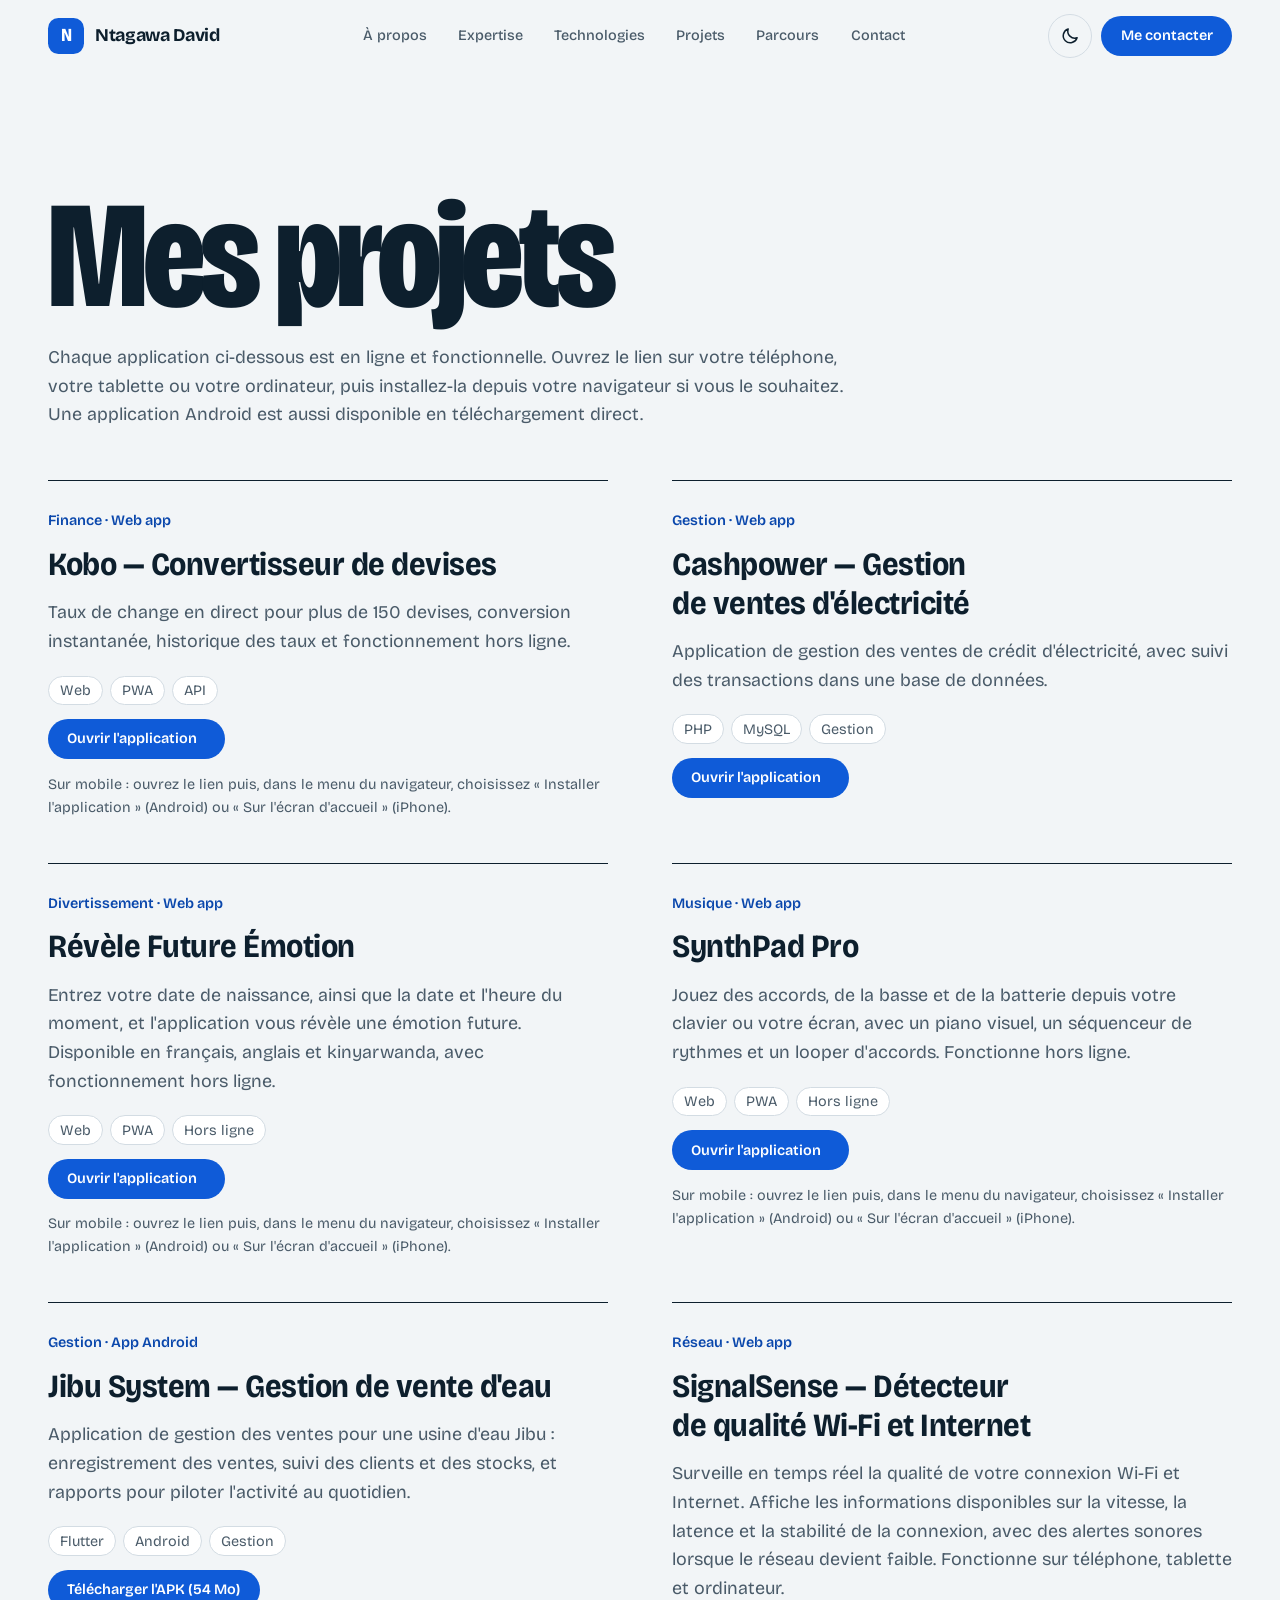
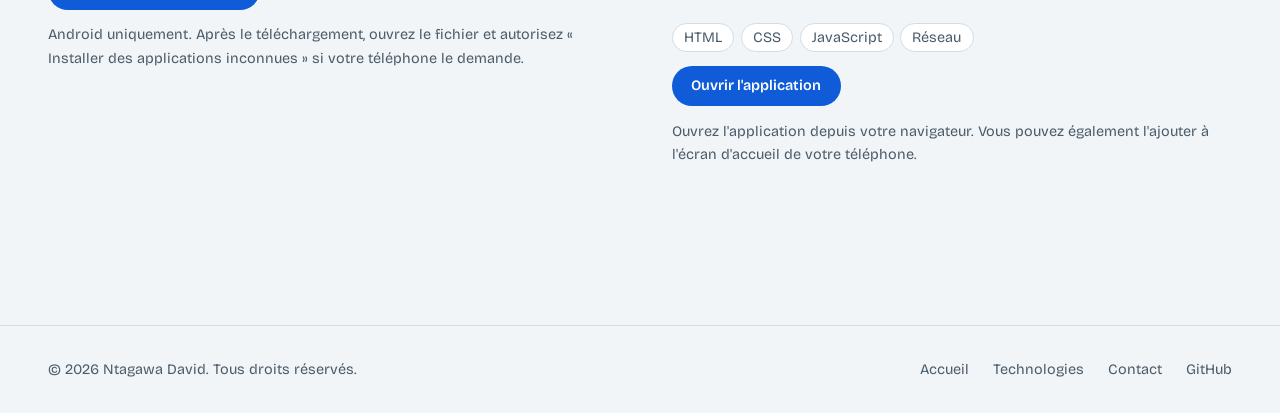
<file: projets.html>
<!DOCTYPE html>
<html lang="fr" data-theme="auto">
<head>
  <meta charset="UTF-8">
  <meta name="viewport" content="width=device-width, initial-scale=1">

  <title>Projets — Ntagawa David</title>
  <meta name="description" content="Applications et outils développés par Ntagawa David : ouvrez-les directement ou installez-les sur votre téléphone, tablette ou ordinateur.">
  <meta name="author" content="Ntagawa David">
  <meta name="robots" content="index, follow">
  <meta name="color-scheme" content="light dark">
  <meta name="theme-color" content="#f2f5f7" media="(prefers-color-scheme: light)">
  <meta name="theme-color" content="#0a1620" media="(prefers-color-scheme: dark)">

  <!-- TODO après mise en ligne : ajouter <link rel="canonical" href="https://VOTRE-DOMAINE/projets.html"> -->
  <meta property="og:type" content="website">
  <meta property="og:locale" content="fr_FR">
  <meta property="og:title" content="Projets — Ntagawa David">
  <meta property="og:description" content="Applications et outils développés par Ntagawa David, à ouvrir ou installer directement.">
  <meta name="twitter:card" content="summary">

  <link rel="icon" href="data:image/svg+xml,%3Csvg xmlns='http://www.w3.org/2000/svg' viewBox='0 0 64 64'%3E%3Crect width='64' height='64' rx='14' fill='%230f5bd8'/%3E%3Cpath d='M18 46V18h6l16 20V18h6v28h-6L24 26v20z' fill='%23fff'/%3E%3C/svg%3E">

  <link rel="preconnect" href="https://fonts.googleapis.com">
  <link rel="preconnect" href="https://fonts.gstatic.com" crossorigin>
  <link rel="stylesheet" href="https://fonts.googleapis.com/css2?family=Bricolage+Grotesque:opsz,wdth,wght@12..96,75..100,200..800&display=swap">

  <script>
    (function () {
      var root = document.documentElement;
      root.classList.add('js');
      try {
        var saved = localStorage.getItem('theme');
        if (saved === 'light' || saved === 'dark') root.dataset.theme = saved;
      } catch (e) {}
    })();
  </script>

  <link rel="stylesheet" href="style.css">

  <!-- Référence chaque projet pour les moteurs de recherche -->
  <script type="application/ld+json">
  {
    "@context": "https://schema.org",
    "@type": "ItemList",
    "itemListElement": [
      {
        "@type": "SoftwareApplication",
        "position": 1,
        "name": "Kobo — Convertisseur de devises",
        "description": "Convertisseur de devises en temps réel, plus de 150 devises, historique des taux, mode hors ligne.",
        "applicationCategory": "FinanceApplication",
        "operatingSystem": "Web, Android, iOS, Windows, macOS",
        "author": { "@type": "Person", "name": "Ntagawa David" },
        "url": "https://davidntagawa-alt.github.io/currency-converter-uk/"
      },
      {
        "@type": "SoftwareApplication",
        "position": 2,
        "name": "Cashpower — Gestion de ventes d'électricité",
        "description": "Application de gestion des ventes de crédit d'électricité, avec suivi des transactions dans une base de données.",
        "applicationCategory": "BusinessApplication",
        "operatingSystem": "Web",
        "author": { "@type": "Person", "name": "Ntagawa David" },
        "url": "https://online.byethost14.com/cashpower/index.php"
      },
      {
        "@type": "SoftwareApplication",
        "position": 3,
        "name": "Révèle Future Émotion",
        "description": "Révèle une émotion future à partir d'une date de naissance et du moment choisi. Disponible en français, anglais et kinyarwanda, hors ligne.",
        "applicationCategory": "EntertainmentApplication",
        "operatingSystem": "Web, Android, iOS",
        "author": { "@type": "Person", "name": "Ntagawa David" },
        "url": "https://davidntagawa-alt.github.io/revele-future-emotion/"
      },
      {
        "@type": "SoftwareApplication",
        "position": 4,
        "name": "SynthPad Pro",
        "description": "Accords, basse et batterie jouables au clavier ou à l'écran, piano visuel, séquenceur de rythmes et looper d'accords, hors ligne.",
        "applicationCategory": "MultimediaApplication",
        "operatingSystem": "Web, Android, iOS, Windows, macOS",
        "author": { "@type": "Person", "name": "Ntagawa David" },
        "url": "https://davidntagawa-alt.github.io/OGP2026/"
      },
      {
        "@type": "SoftwareApplication",
        "position": 5,
        "name": "Jibu System — Gestion de vente d'eau",
        "description": "Application Android de gestion des ventes pour une usine d'eau Jibu : ventes, clients, stocks et rapports.",
        "applicationCategory": "BusinessApplication",
        "operatingSystem": "Android",
        "author": { "@type": "Person", "name": "Ntagawa David" },
        "downloadUrl": "https://github.com/davidntagawa-alt/jibu-system/releases/latest/download/jibu_system.1.apk"
      }
    ]
  }
  </script>
</head>

<body>
  <a class="skip-link" href="#contenu">Aller au contenu</a>

  <!-- ============ EN-TÊTE (identique à index.html) ============ -->
  <header class="site-header" id="top">
    <div class="wrap site-header__bar">
      <a class="brand" href="index.html" aria-label="Ntagawa David, retour à l'accueil">
        <span class="brand__mark" aria-hidden="true">N</span>
        <span class="brand__name">Ntagawa David</span>
      </a>

      <nav id="siteNav" class="site-nav" aria-label="Navigation principale" data-open="false">
        <a href="index.html#apropos">À propos</a>
        <a href="index.html#expertise">Expertise</a>
        <a href="index.html#technologies">Technologies</a>
        <a href="projets.html" aria-current="page">Projets</a>
        <a href="index.html#parcours">Parcours</a>
        <a href="index.html#contact">Contact</a>
      </nav>

      <div class="site-header__tools">
        <button id="themeToggle" class="icon-btn" type="button" aria-label="Changer de thème">
          <svg class="icon-moon" width="20" height="20" viewBox="0 0 24 24" fill="none" stroke="currentColor" stroke-width="1.8" stroke-linecap="round" stroke-linejoin="round" aria-hidden="true"><path d="M20.5 14.2A8.5 8.5 0 0 1 9.8 3.5a8.5 8.5 0 1 0 10.7 10.7Z"/></svg>
          <svg class="icon-sun" width="20" height="20" viewBox="0 0 24 24" fill="none" stroke="currentColor" stroke-width="1.8" stroke-linecap="round" stroke-linejoin="round" aria-hidden="true"><circle cx="12" cy="12" r="4"/><path d="M12 2v2M12 20v2M4.9 4.9l1.4 1.4M17.7 17.7l1.4 1.4M2 12h2M20 12h2M4.9 19.1l1.4-1.4M17.7 6.3l1.4-1.4"/></svg>
        </button>
        <a class="btn btn--primary btn--small header-cta" href="index.html#contact">Me contacter</a>
        <button id="menuBtn" class="icon-btn menu-btn" type="button" aria-expanded="false" aria-controls="siteNav" aria-label="Menu">
          <svg width="22" height="22" viewBox="0 0 24 24" fill="none" stroke="currentColor" stroke-width="1.8" stroke-linecap="round" aria-hidden="true"><path class="menu-btn__top" d="M4 8h16"/><path class="menu-btn__bottom" d="M4 16h16"/></svg>
        </button>
      </div>
    </div>
  </header>

  <main id="contenu">
    <section class="section" aria-labelledby="projets-page-title">
      <div class="wrap">
        <div class="section-head">
          <h1 id="projets-page-title">Mes projets</h1>
          <p class="section-head__lead">
            Chaque application ci-dessous est en ligne et fonctionnelle. Ouvrez le lien sur votre
            téléphone, votre tablette ou votre ordinateur, puis installez-la depuis votre navigateur
            si vous le souhaitez. Une application Android est aussi disponible en téléchargement direct.
          </p>
        </div>

        <!-- ======================================================
             UN PROJET = UN <li class="case">. Pour en ajouter un,
             copiez tout le bloc <li>...</li> et changez le contenu.
             ====================================================== -->
        <ul class="case-list" role="list">

          <li class="case">
            <p class="case__kind">Finance · Web app</p>
            <h3>Kobo — Convertisseur de devises</h3>
            <p>
              Taux de change en direct pour plus de 150 devises, conversion instantanée,
              historique des taux et fonctionnement hors ligne.
            </p>
            <ul class="tags" role="list"><li>Web</li><li>PWA</li><li>API</li></ul>
            <div class="actions">
              <a class="btn btn--primary btn--small" href="https://davidntagawa-alt.github.io/currency-converter-uk/" target="_blank" rel="noopener noreferrer">
                Ouvrir l'application<span class="visually-hidden"> (nouvel onglet)</span>
              </a>
            </div>
            <p class="form-hint">
              Sur mobile : ouvrez le lien puis, dans le menu du navigateur, choisissez
              « Installer l'application » (Android) ou « Sur l'écran d'accueil » (iPhone).
            </p>
          </li>

          <li class="case">
            <p class="case__kind">Gestion · Web app</p>
            <h3>Cashpower — Gestion de ventes d'électricité</h3>
            <p>
              Application de gestion des ventes de crédit d'électricité, avec suivi des
              transactions dans une base de données.
            </p>
            <ul class="tags" role="list"><li>PHP</li><li>MySQL</li><li>Gestion</li></ul>
            <div class="actions">
              <a class="btn btn--primary btn--small" href="https://online.byethost14.com/cashpower/index.php" target="_blank" rel="noopener noreferrer">
                Ouvrir l'application<span class="visually-hidden"> (nouvel onglet)</span>
              </a>
            </div>
          </li>

          <li class="case">
            <p class="case__kind">Divertissement · Web app</p>
            <h3>Révèle Future Émotion</h3>
            <p>
              Entrez votre date de naissance, ainsi que la date et l'heure du moment, et
              l'application vous révèle une émotion future. Disponible en français, anglais
              et kinyarwanda, avec fonctionnement hors ligne.
            </p>
            <ul class="tags" role="list"><li>Web</li><li>PWA</li><li>Hors ligne</li></ul>
            <div class="actions">
              <a class="btn btn--primary btn--small" href="https://davidntagawa-alt.github.io/revele-future-emotion/" target="_blank" rel="noopener noreferrer">
                Ouvrir l'application<span class="visually-hidden"> (nouvel onglet)</span>
              </a>
            </div>
            <p class="form-hint">
              Sur mobile : ouvrez le lien puis, dans le menu du navigateur, choisissez
              « Installer l'application » (Android) ou « Sur l'écran d'accueil » (iPhone).
            </p>
          </li>

          <li class="case">
            <p class="case__kind">Musique · Web app</p>
            <h3>SynthPad Pro</h3>
            <p>
              Jouez des accords, de la basse et de la batterie depuis votre clavier ou votre
              écran, avec un piano visuel, un séquenceur de rythmes et un looper d'accords.
              Fonctionne hors ligne.
            </p>
            <ul class="tags" role="list"><li>Web</li><li>PWA</li><li>Hors ligne</li></ul>
            <div class="actions">
              <a class="btn btn--primary btn--small" href="https://davidntagawa-alt.github.io/OGP2026/" target="_blank" rel="noopener noreferrer">
                Ouvrir l'application<span class="visually-hidden"> (nouvel onglet)</span>
              </a>
            </div>
            <p class="form-hint">
              Sur mobile : ouvrez le lien puis, dans le menu du navigateur, choisissez
              « Installer l'application » (Android) ou « Sur l'écran d'accueil » (iPhone).
            </p>
          </li>

          <li class="case">
            <p class="case__kind">Gestion · App Android</p>
            <h3>Jibu System — Gestion de vente d'eau</h3>
            <p>
              Application de gestion des ventes pour une usine d'eau Jibu : enregistrement
              des ventes, suivi des clients et des stocks, et rapports pour piloter
              l'activité au quotidien.
            </p>
            <ul class="tags" role="list"><li>Flutter</li><li>Android</li><li>Gestion</li></ul>
            <div class="actions">
              <a class="btn btn--primary btn--small" href="https://github.com/davidntagawa-alt/jibu-system/releases/latest/download/jibu_system.1.apk">
                Télécharger l'APK (54 Mo)
              </a>
            </div>
            <p class="form-hint">
              Android uniquement. Après le téléchargement, ouvrez le fichier et autorisez
              « Installer des applications inconnues » si votre téléphone le demande.
            </p>
          </li>

<li class="case">
  <p class="case__kind">Réseau · Web app</p>
  <h3>SignalSense — Détecteur de qualité Wi-Fi et Internet</h3>
  <p>
    Surveille en temps réel la qualité de votre connexion Wi-Fi et Internet.
    Affiche les informations disponibles sur la vitesse, la latence et la
    stabilité de la connexion, avec des alertes sonores lorsque le réseau
    devient faible. Fonctionne sur téléphone, tablette et ordinateur.
  </p>
  <ul class="tags" role="list">
    <li>HTML</li>
    <li>CSS</li>
    <li>JavaScript</li>
    <li>Réseau</li>
  </ul>
  <div class="actions">
    <a class="btn btn--primary btn--small"
       href="https://davidntagawa-alt.github.io/wifi-speed-analyzes/"
       target="_blank" rel="noopener noreferrer">
      Ouvrir l'application
      <span class="visually-hidden"> (nouvel onglet)</span>
    </a>
  </div>
  <p class="form-hint">
    Ouvrez l'application depuis votre navigateur. Vous pouvez également
    l'ajouter à l'écran d'accueil de votre téléphone.
  </p>
</li>

        </ul>
      </div>
    </section>
  </main>

  <!-- ============ PIED DE PAGE (identique à index.html) ============ -->
  <footer class="site-footer">
    <div class="wrap site-footer__inner">
      <p>© <span id="year">2026</span> Ntagawa David. Tous droits réservés.</p>
      <nav aria-label="Liens de pied de page">
        <a href="index.html">Accueil</a>
        <a href="index.html#technologies">Technologies</a>
        <a href="index.html#contact">Contact</a>
        <a href="https://github.com/davidntagawa-alt" target="_blank" rel="noopener noreferrer">GitHub<span class="visually-hidden"> (nouvel onglet)</span></a>
      </nav>
    </div>
  </footer>

  <script src="script.js" defer></script>
</body>
</html>
</file>
<file: style.css>
/* ==========================================================================
   Ntagawa David — Portfolio
   --------------------------------------------------------------------------
   Système de design
   · Une seule police variable : Bricolage Grotesque (axes poids, largeur, optique)
   · Palette « Lac Kivu » : brume du matin, encre profonde, bleu du lac
   · Thèmes clair/sombre via light-dark(), automatiques ou choisis par l'utilisateur
   · Architecture en couches (@layer) pour éviter les conflits de spécificité
   ========================================================================== */

@layer reset, tokens, base, layout, components, utilities;

/* ---------- Reset ---------- */
@layer reset {
  *, *::before, *::after { box-sizing: border-box; }
  * { margin: 0; }
  html { -webkit-text-size-adjust: 100%; text-size-adjust: 100%; }
  body { min-height: 100dvh; }
  img, svg { display: block; max-width: 100%; }
  button, input, select, textarea { font: inherit; color: inherit; }
  button { cursor: pointer; }
  ul, ol { padding: 0; list-style: none; }
  a { color: inherit; }
}

/* ---------- Jetons de design ---------- */
@layer tokens {
  :root {
    color-scheme: light dark;

    /* Couleurs (clair, sombre) */
    --paper:       light-dark(#f2f5f7, #0a1620);
    --surface:     light-dark(#ffffff, #10212e);
    --ink:         light-dark(#0d1f2d, #e9eff4);
    --ink-soft:    light-dark(#4a5b69, #9aacba);
    --line:        light-dark(#d3dce3, #223a4c);
    --lake:        light-dark(#0f5bd8, #6aa6ff);
    --lake-strong: light-dark(#0a47ac, #9cc4ff);
    --on-lake:     light-dark(#ffffff, #06121b);
    --go:          light-dark(#12855a, #3ddc97);
    --danger:      light-dark(#c0281c, #ff8f85);
    --band:        light-dark(#0d1f2d, #10212e);
    --band-ink:    #eef3f7;
    --band-soft:   #a3b5c3;
    --tint:        color-mix(in oklab, var(--lake) 7%, var(--paper));

    /* Typographie */
    --font: "Bricolage Grotesque", ui-sans-serif, system-ui, -apple-system, "Segoe UI",
            Roboto, "Helvetica Neue", Arial, sans-serif;
    --step--1: clamp(0.84rem, 0.82rem + 0.1vw, 0.92rem);
    --step-0:  clamp(1rem, 0.96rem + 0.2vw, 1.125rem);
    --step-1:  clamp(1.2rem, 1.1rem + 0.5vw, 1.5rem);
    --step-2:  clamp(1.5rem, 1.3rem + 0.9vw, 2.1rem);
    --step-3:  clamp(2rem, 1.5rem + 2.2vw, 3.6rem);
    --step-4:  clamp(2.4rem, 1.5rem + 4.5vw, 5.75rem);
    --step-5:  clamp(4rem, 2.2rem + 9.5vw, 9.5rem);

    /* Espacement, formes, mouvement */
    --gutter: clamp(1.25rem, 4vw, 3rem);
    --maxw: 75rem;
    --header-h: 4.5rem;
    --r-s: 0.6rem;
    --r-m: 1rem;
    --r-l: 1.5rem;
    --ease: cubic-bezier(0.22, 0.8, 0.2, 1);
  }

  :root[data-theme="light"] { color-scheme: light; }
  :root[data-theme="dark"]  { color-scheme: dark; }
}

/* ---------- Base ---------- */
@layer base {
  html {
    scroll-behavior: smooth;
    scroll-padding-top: calc(var(--header-h) + 1rem);
  }

  body {
    font-family: var(--font);
    font-size: var(--step-0);
    line-height: 1.6;
    font-optical-sizing: auto;
    background: var(--paper);
    color: var(--ink);
    -webkit-font-smoothing: antialiased;
    text-rendering: optimizeLegibility;
  }

  h1, h2, h3 {
    font-weight: 700;
    line-height: 1.08;
    letter-spacing: -0.025em;
    text-wrap: balance;
  }
  h1 {
    font-size: var(--step-5);
    font-weight: 800;
    font-stretch: 78%;
    line-height: 0.92;
    letter-spacing: -0.035em;
  }
  h2 { font-size: var(--step-3); font-stretch: 88%; }
  h3 { font-size: var(--step-1); line-height: 1.2; letter-spacing: -0.015em; }

  p { max-width: 68ch; text-wrap: pretty; }

  ::selection { background: var(--lake); color: var(--on-lake); }

  :focus-visible {
    outline: 3px solid var(--lake);
    outline-offset: 3px;
    border-radius: 4px;
  }

  @media (prefers-reduced-motion: reduce) {
    html { scroll-behavior: auto; }
  }
}

/* ---------- Mise en page ---------- */
@layer layout {
  .wrap {
    width: min(100% - 2 * var(--gutter), var(--maxw));
    margin-inline: auto;
  }

  .section { padding-block: clamp(4.5rem, 9vw, 8rem); }
  .section--tint {
    background: var(--tint);
    border-block: 1px solid var(--line);
  }

  .section-head { margin-bottom: clamp(2rem, 4vw, 3.5rem); }
  .section-head h2 { max-width: 20ch; }
  .section-head__lead {
    margin-top: 1rem;
    font-size: var(--step-0);
    color: var(--ink-soft);
  }

  /* À propos */
  .about { display: grid; gap: 2.5rem 4rem; }
  .about .section-head { margin-bottom: 0; }
  .about .section-head h2 { max-width: 22ch; }
  .about__body { display: grid; gap: 1.25rem; align-content: start; }
  @media (min-width: 60em) {
    .about { grid-template-columns: minmax(0, 1.1fr) minmax(0, 0.9fr); }
    .about .section-head { grid-column: 1 / -1; }
  }

  /* Parcours */
  .journey { display: grid; gap: 2.5rem 5rem; }
  .journey .section-head { margin-bottom: 0; }
  @media (min-width: 60em) {
    .journey { grid-template-columns: minmax(0, 0.8fr) minmax(0, 1.2fr); align-items: start; }
    .journey .section-head { position: sticky; top: calc(var(--header-h) + 2rem); }
  }

  /* Contact */
  .contact { display: grid; gap: 3.5rem 4rem; }
  @media (min-width: 60em) {
    .contact { grid-template-columns: minmax(0, 1fr) minmax(0, 0.9fr); align-items: start; }
  }
}

/* ---------- Composants ---------- */
@layer components {

  /* Lien d'évitement */
  .skip-link {
    position: fixed;
    left: 1rem;
    top: -5rem;
    z-index: 100;
    padding: 0.7rem 1.2rem;
    background: var(--ink);
    color: var(--paper);
    border-radius: var(--r-s);
    text-decoration: none;
    font-weight: 600;
    transition: top 0.2s var(--ease);
  }
  .skip-link:focus { top: 1rem; }

  #top-sentinel { position: absolute; top: 0; left: 0; width: 1px; height: 1px; }

  /* En-tête */
  .site-header {
    position: sticky;
    top: 0;
    z-index: 50;
    height: var(--header-h);
    background: color-mix(in oklab, var(--paper) 84%, transparent);
    -webkit-backdrop-filter: saturate(1.4) blur(14px);
    backdrop-filter: saturate(1.4) blur(14px);
    border-bottom: 1px solid transparent;
    transition: border-color 0.25s;
  }
  .site-header[data-scrolled] { border-bottom-color: var(--line); }

  .site-header__bar {
    height: 100%;
    display: flex;
    align-items: center;
    justify-content: space-between;
    gap: 1.5rem;
  }
  .site-header__tools { display: flex; align-items: center; gap: 0.6rem; }

  .brand {
    display: inline-flex;
    align-items: center;
    gap: 0.7rem;
    text-decoration: none;
    font-weight: 700;
    letter-spacing: -0.02em;
  }
  .brand__mark {
    display: grid;
    place-items: center;
    width: 2.25rem;
    height: 2.25rem;
    border-radius: 0.65rem;
    background: var(--lake);
    color: var(--on-lake);
    font-stretch: 78%;
    font-weight: 800;
    font-size: 1.15rem;
  }

  .site-nav { display: flex; gap: 0.25rem; }
  .site-nav a {
    padding: 0.5rem 0.85rem;
    border-radius: 999px;
    text-decoration: none;
    font-size: var(--step--1);
    font-weight: 500;
    color: var(--ink-soft);
    transition: color 0.2s, background-color 0.2s;
  }
  .site-nav a:hover { color: var(--ink); }
  .site-nav a[aria-current="true"] {
    color: var(--lake-strong);
    background: color-mix(in oklab, var(--lake) 13%, transparent);
  }

  .icon-btn {
    display: grid;
    place-items: center;
    width: 2.75rem;
    height: 2.75rem;
    border-radius: 50%;
    border: 1px solid var(--line);
    background: transparent;
    transition: background-color 0.2s, border-color 0.2s;
  }
  .icon-btn:hover { background: var(--tint); border-color: var(--lake); }

  /* Icône du thème : lune en clair, soleil en sombre */
  .icon-sun { display: none; }
  :root[data-theme="dark"] .icon-moon { display: none; }
  :root[data-theme="dark"] .icon-sun { display: block; }
  @media (prefers-color-scheme: dark) {
    :root[data-theme="auto"] .icon-moon { display: none; }
    :root[data-theme="auto"] .icon-sun { display: block; }
  }

  .menu-btn svg path {
    transform-box: fill-box;
    transform-origin: center;
    transition: transform 0.3s var(--ease);
  }
  .menu-btn[aria-expanded="true"] .menu-btn__top { transform: translateY(4px) rotate(45deg); }
  .menu-btn[aria-expanded="true"] .menu-btn__bottom { transform: translateY(-4px) rotate(-45deg); }

  @media (max-width: 59.99em) {
    .header-cta { display: none; }
    .site-nav {
      position: absolute;
      top: 100%;
      left: 0;
      right: 0;
      flex-direction: column;
      gap: 0.25rem;
      padding: 1rem var(--gutter) 1.5rem;
      background: var(--paper);
      border-bottom: 1px solid var(--line);
    }
    .site-nav a { padding: 0.85rem 0.5rem; font-size: var(--step-1); border-radius: var(--r-s); }
    .js .site-nav[data-open="false"] { display: none; }
  }
  @media (min-width: 60em) {
    .menu-btn { display: none; }
  }

  /* Boutons */
  .btn {
    display: inline-flex;
    align-items: center;
    justify-content: center;
    gap: 0.5rem;
    min-height: 3rem;
    padding: 0.7rem 1.6rem;
    border: 1px solid transparent;
    border-radius: 999px;
    font-size: var(--step-0);
    font-weight: 600;
    text-decoration: none;
    transition: background-color 0.2s, color 0.2s, border-color 0.2s, transform 0.2s var(--ease);
  }
  .btn:active { transform: translateY(1px); }
  .btn--primary { background: var(--lake); color: var(--on-lake); }
  .btn--primary:hover { background: color-mix(in oklab, var(--lake) 84%, var(--ink)); }
  .btn--ghost { border-color: var(--ink); color: var(--ink); }
  .btn--ghost:hover { background: var(--ink); color: var(--paper); }
  .btn--small { min-height: 2.5rem; padding: 0.4rem 1.15rem; font-size: var(--step--1); }

  .actions { display: flex; flex-wrap: wrap; gap: 0.75rem; }

  .lead { font-size: var(--step-1); line-height: 1.45; }

  /* Hero */
  .hero {
    position: relative;
    isolation: isolate;
    overflow: clip;
    padding-block: clamp(2.5rem, 6vw, 5rem) clamp(4rem, 8vw, 7rem);
  }

  .contours {
    position: absolute;
    inset: 0;
    z-index: -1;
    width: 100%;
    height: 100%;
    pointer-events: none;
    -webkit-mask-image: linear-gradient(to bottom, transparent 5%, #000 45%);
    mask-image: linear-gradient(to bottom, transparent 5%, #000 45%);
  }
  @media (min-width: 60em) {
    .contours {
      -webkit-mask-image: linear-gradient(to right, transparent 12%, #000 58%);
      mask-image: linear-gradient(to right, transparent 12%, #000 58%);
    }
  }
  .contours path {
    fill: none;
    stroke: color-mix(in oklab, var(--lake) 42%, transparent);
    stroke-width: 1.1;
    stroke-linecap: round;
    stroke-linejoin: round;
    stroke-dasharray: 1;
    stroke-dashoffset: 1;
    animation: trace 2.8s var(--ease) forwards;
    animation-delay: calc(var(--i, 0) * 110ms + 150ms);
  }
  .contours .major path {
    stroke: color-mix(in oklab, var(--lake) 68%, transparent);
    stroke-width: 1.9;
  }
  @keyframes trace { to { stroke-dashoffset: 0; } }

  .hero__grid { display: grid; gap: 3rem; }
  @media (min-width: 60em) {
    .hero__grid {
      grid-template-columns: minmax(0, 1.25fr) minmax(0, 0.75fr);
      align-items: end;
      gap: 4rem;
    }
  }

  .hero__copy { display: grid; justify-items: start; gap: 1.5rem; }
  .hero__role {
    font-size: var(--step-2);
    font-weight: 500;
    font-stretch: 90%;
    letter-spacing: -0.02em;
    line-height: 1.15;
  }
  .hero__lead { font-size: var(--step-1); line-height: 1.5; color: var(--ink-soft); max-width: 36ch; }
  .hero__copy .actions { margin-top: 0.5rem; }

  .status {
    display: inline-flex;
    align-items: center;
    gap: 0.6rem;
    padding: 0.4rem 1rem 0.4rem 0.8rem;
    border: 1px solid var(--line);
    border-radius: 999px;
    background: var(--surface);
    font-size: var(--step--1);
    font-weight: 500;
  }
  .status__dot {
    width: 0.6rem;
    height: 0.6rem;
    border-radius: 50%;
    background: var(--go);
    animation: ping 2.6s ease-out infinite;
  }
  @keyframes ping {
    0%   { box-shadow: 0 0 0 0 color-mix(in oklab, var(--go) 55%, transparent); }
    70%, 100% { box-shadow: 0 0 0 0.6rem transparent; }
  }

  /* Séquence d'entrée unique du hero */
  .hero__copy > *, .portrait { animation: rise 0.9s var(--ease) both; }
  .hero__copy > :nth-child(1) { animation-delay: 0.15s; }
  .hero__copy > :nth-child(2) { animation-delay: 0.25s; }
  .hero__copy > :nth-child(3) { animation-delay: 0.35s; }
  .hero__copy > :nth-child(4) { animation-delay: 0.45s; }
  .hero__copy > :nth-child(5) { animation-delay: 0.55s; }
  .portrait { animation-delay: 0.4s; }
  @keyframes rise { from { opacity: 0; transform: translateY(16px); } }

  /* Portrait */
  .portrait { width: min(100%, 24rem); justify-self: start; }
  @media (min-width: 60em) { .portrait { justify-self: end; } }

  .portrait__frame {
    position: relative;
    aspect-ratio: 4 / 5;
    overflow: hidden;
    border-top-left-radius: 50% 32%;
    border-top-right-radius: 50% 32%;
    border-bottom-left-radius: var(--r-m);
    border-bottom-right-radius: var(--r-m);
    background: color-mix(in oklab, var(--lake) 16%, var(--surface));
    border: 1px solid var(--line);
  }
  .portrait__frame img {
    position: absolute;
    inset: 0;
    width: 100%;
    height: 100%;
    object-fit: cover;
    object-position: center top;
  }
  .portrait__initials {
    position: absolute;
    inset: 0;
    display: grid;
    place-items: center;
    font-size: 5rem;
    font-weight: 800;
    font-stretch: 78%;
    color: color-mix(in oklab, var(--lake) 40%, transparent);
  }
  .portrait__caption {
    display: flex;
    flex-wrap: wrap;
    justify-content: space-between;
    gap: 0.25rem 1rem;
    margin-top: 0.85rem;
    font-size: var(--step--1);
    color: var(--ink-soft);
  }
  .portrait__coords { font-variant-numeric: tabular-nums; }

  /* À propos : faits clés */
  .facts { align-self: start; }
  .facts > div {
    display: grid;
    grid-template-columns: 8.5rem 1fr;
    gap: 1rem;
    padding-block: 1rem;
    border-top: 1px solid var(--line);
  }
  .facts > div:last-child { border-bottom: 1px solid var(--line); }
  .facts dt { color: var(--ink-soft); font-size: var(--step--1); padding-top: 0.15rem; }
  .facts dd { font-weight: 600; }

  /* Étiquettes */
  .tags { display: flex; flex-wrap: wrap; gap: 0.4rem; }
  .tags li {
    padding: 0.15rem 0.7rem;
    border: 1px solid var(--line);
    border-radius: 999px;
    font-size: var(--step--1);
    color: var(--ink-soft);
    background: var(--surface);
  }

  /* Expertise */
  .discipline-list { border-top: 1px solid var(--line); }
  .discipline {
    position: relative;
    display: grid;
    gap: 0.75rem 2.5rem;
    padding-block: 1.75rem;
    border-bottom: 1px solid var(--line);
  }
  .discipline::before {
    content: "";
    position: absolute;
    inset-block: -1px;
    left: 0;
    width: 3px;
    background: var(--lake);
    transform: scaleY(0);
    transform-origin: top;
    transition: transform 0.4s var(--ease);
  }
  .discipline:hover::before { transform: scaleY(1); }
  .discipline h3 { font-size: var(--step-2); font-stretch: 90%; }
  .discipline p { color: var(--ink-soft); }
  .discipline .tags { align-content: start; }
  @media (min-width: 52em) {
    .discipline {
      grid-template-columns: minmax(0, 1.1fr) minmax(0, 1.4fr) minmax(0, 0.9fr);
      align-items: baseline;
    }
    .discipline .tags { justify-content: flex-end; }
  }

  /* Technologies */
  .tech-grid {
    display: grid;
    gap: 2.75rem 2.5rem;
    grid-template-columns: repeat(auto-fit, minmax(15rem, 1fr));
  }
  .tech-group h3 {
    margin-bottom: 0.75rem;
    font-size: var(--step-0);
    font-weight: 600;
    letter-spacing: 0;
    color: var(--lake-strong);
  }
  .tech-group li:last-child { border-bottom: 1px solid var(--line); }
  .tech-group a {
    display: grid;
    grid-template-columns: 1fr auto;
    grid-template-areas: "name icon" "desc icon";
    column-gap: 1rem;
    padding-block: 0.85rem;
    border-top: 1px solid var(--line);
    text-decoration: none;
    transition: color 0.2s;
  }
  .tech-group a::after {
    content: "";
    grid-area: icon;
    align-self: center;
    width: 1.1rem;
    height: 1.1rem;
    background: currentColor;
    opacity: 0.55;
    -webkit-mask: url("data:image/svg+xml,%3Csvg xmlns='http://www.w3.org/2000/svg' viewBox='0 0 24 24' fill='none' stroke='black' stroke-width='2' stroke-linecap='round' stroke-linejoin='round'%3E%3Cpath d='M7 17 17 7M8 7h9v9'/%3E%3C/svg%3E") center / contain no-repeat;
    mask: url("data:image/svg+xml,%3Csvg xmlns='http://www.w3.org/2000/svg' viewBox='0 0 24 24' fill='none' stroke='black' stroke-width='2' stroke-linecap='round' stroke-linejoin='round'%3E%3Cpath d='M7 17 17 7M8 7h9v9'/%3E%3C/svg%3E") center / contain no-repeat;
    transition: transform 0.3s var(--ease), opacity 0.2s;
  }
  .tech-group a:hover { color: var(--lake-strong); }
  .tech-group a:hover::after { transform: translate(2px, -2px); opacity: 1; }
  .tech__name { grid-area: name; font-size: var(--step-1); font-weight: 600; letter-spacing: -0.015em; }
  .tech__desc { grid-area: desc; font-size: var(--step--1); color: var(--ink-soft); }

  /* Projets */
  .note {
    display: flex;
    align-items: flex-start;
    gap: 0.9rem;
    max-width: 48rem;
    margin-bottom: clamp(2rem, 4vw, 3rem);
    padding: 1rem 1.25rem;
    border: 1px solid var(--line);
    border-radius: var(--r-m);
    background: var(--surface);
    color: var(--ink-soft);
    font-size: var(--step--1);
  }
  .note svg { flex: none; margin-top: 0.1rem; color: var(--lake-strong); }

  .case-list { display: grid; column-gap: 4rem; }
  @media (min-width: 52em) { .case-list { grid-template-columns: repeat(2, minmax(0, 1fr)); } }
  .case {
    display: grid;
    align-content: start;
    gap: 0.85rem;
    padding-block: 1.75rem 2.75rem;
    border-top: 1px solid var(--ink);
  }
  .case__kind { font-size: var(--step--1); font-weight: 600; color: var(--lake-strong); }
  .case h3 { font-size: var(--step-2); font-stretch: 90%; }
  .case p:not(.case__kind) { color: var(--ink-soft); }
  .case .tags { margin-top: 0.4rem; }

  /* Méthode : étapes numérotées (vraie séquence) */
  .steps { display: grid; gap: 2rem; counter-reset: step; }
  .step {
    position: relative;
    counter-increment: step;
    padding-left: 3.25rem;
    min-height: 2.5rem;
  }
  .step::before {
    content: counter(step);
    position: absolute;
    top: 0;
    left: 0;
    z-index: 1;
    display: grid;
    place-items: center;
    width: 2.25rem;
    height: 2.25rem;
    border-radius: 50%;
    background: var(--lake);
    color: var(--on-lake);
    font-weight: 700;
    font-size: 0.95rem;
  }
  .step:not(:last-child)::after {
    content: "";
    position: absolute;
    top: 2.25rem;
    bottom: -2rem;
    left: calc(1.125rem - 0.5px);
    width: 1px;
    background: var(--line);
  }
  .step h3 { margin-bottom: 0.35rem; }
  .step p { color: var(--ink-soft); }
  @media (min-width: 60em) {
    .steps { grid-template-columns: repeat(5, minmax(0, 1fr)); gap: 1.5rem; }
    .step { padding-left: 0; padding-top: 3.5rem; }
    .step:not(:last-child)::after {
      top: 1.125rem;
      bottom: auto;
      left: 2.75rem;
      right: -1.5rem;
      width: auto;
      height: 1px;
    }
  }

  /* Parcours */
  .timeline { position: relative; display: grid; gap: 2.75rem; }
  .timeline::before {
    content: "";
    position: absolute;
    top: 0.6rem;
    bottom: 0.6rem;
    left: calc(0.5rem - 0.5px);
    width: 1px;
    background: var(--line);
  }
  .timeline__item { position: relative; padding-left: 2.5rem; display: grid; gap: 0.35rem; }
  .timeline__item::before {
    content: "";
    position: absolute;
    top: 0.3rem;
    left: 0;
    width: 1rem;
    height: 1rem;
    border-radius: 50%;
    border: 2px solid var(--lake);
    background: var(--tint);
  }
  .timeline__kind { font-size: var(--step--1); font-weight: 600; color: var(--lake-strong); }
  .timeline__place { font-weight: 600; }
  .timeline__item p:last-child { color: var(--ink-soft); }

  /* Vision */
  .vision {
    padding-block: clamp(5rem, 11vw, 9rem);
    background: var(--band);
    color: var(--band-ink);
  }
  .vision h2 { max-width: 16ch; font-size: var(--step-4); font-stretch: 82%; line-height: 1; }
  .vision p { margin-top: 1.75rem; max-width: 44rem; font-size: var(--step-1); line-height: 1.5; color: var(--band-soft); }

  /* Contact */
  .contact__info { display: grid; justify-items: start; gap: 1.5rem; }
  .contact-list { width: 100%; margin-top: 1rem; }
  .contact-list > div {
    display: grid;
    grid-template-columns: 8rem 1fr;
    gap: 1rem;
    padding-block: 0.95rem;
    border-top: 1px solid var(--line);
  }
  .contact-list > div:last-child { border-bottom: 1px solid var(--line); }
  .contact-list dt { color: var(--ink-soft); font-size: var(--step--1); padding-top: 0.15rem; }
  .contact-list dd { font-weight: 600; overflow-wrap: anywhere; }
  .contact-list a { text-decoration-thickness: 1px; text-underline-offset: 0.25em; }
  .contact-list a:hover { color: var(--lake-strong); }
  .contact-list__time { font-weight: 400; font-size: var(--step--1); color: var(--ink-soft); font-variant-numeric: tabular-nums; }

  .copy-btn {
    margin-left: 0.6rem;
    padding: 0.1rem 0.75rem;
    border: 1px solid var(--line);
    border-radius: 999px;
    background: transparent;
    font-size: var(--step--1);
    font-weight: 500;
    transition: border-color 0.2s, color 0.2s;
  }
  .copy-btn:hover { border-color: var(--lake); color: var(--lake-strong); }

  /* Formulaire */
  .contact-form {
    display: grid;
    gap: 1.25rem;
    padding: clamp(1.5rem, 3vw, 2.25rem);
    border: 1px solid var(--line);
    border-radius: var(--r-l);
    background: var(--surface);
  }
  .field { display: grid; gap: 0.4rem; }
  .field label { font-size: var(--step--1); font-weight: 600; }
  .field input,
  .field select,
  .field textarea {
    width: 100%;
    min-height: 3rem;
    padding: 0.7rem 1rem;
    border: 1px solid var(--line);
    border-radius: var(--r-s);
    background: var(--paper);
    transition: border-color 0.2s;
  }
  .field textarea { resize: vertical; min-height: 8rem; }
  .field input:hover, .field select:hover, .field textarea:hover { border-color: var(--ink-soft); }
  .field input:focus-visible, .field select:focus-visible, .field textarea:focus-visible {
    border-color: var(--lake);
    outline-offset: 1px;
    border-radius: var(--r-s);
  }
  .field[data-invalid] input,
  .field[data-invalid] textarea { border-color: var(--danger); }
  .field__error { font-size: var(--step--1); color: var(--danger); font-weight: 500; }
  .contact-form .btn { justify-self: start; }
  .form-hint { font-size: var(--step--1); color: var(--ink-soft); }

  /* Pied de page */
  .site-footer { padding-block: 2rem; border-top: 1px solid var(--line); font-size: var(--step--1); color: var(--ink-soft); }
  .site-footer__inner { display: flex; flex-wrap: wrap; justify-content: space-between; gap: 1rem 2rem; }
  .site-footer nav { display: flex; flex-wrap: wrap; gap: 0.5rem 1.5rem; }
  .site-footer a { text-decoration: none; }
  .site-footer a:hover { color: var(--ink); text-decoration: underline; text-underline-offset: 0.25em; }

  /* Notification */
  .toast {
    position: fixed;
    left: 50%;
    bottom: 1.5rem;
    z-index: 100;
    padding: 0.7rem 1.3rem;
    border-radius: 999px;
    background: var(--ink);
    color: var(--paper);
    font-size: var(--step--1);
    font-weight: 500;
    opacity: 0;
    transform: translate(-50%, 1rem);
    pointer-events: none;
    transition: opacity 0.25s, transform 0.25s var(--ease);
  }
  .toast[data-show] { opacity: 1; transform: translate(-50%, 0); }
}

/* ---------- Utilitaires ---------- */
@layer utilities {
  .visually-hidden {
    position: absolute;
    width: 1px;
    height: 1px;
    margin: -1px;
    padding: 0;
    overflow: hidden;
    clip-path: inset(50%);
    white-space: nowrap;
    border: 0;
  }
}

/* ---------- Accessibilité : mouvement réduit ---------- */
@media (prefers-reduced-motion: reduce) {
  *, *::before, *::after {
    animation-duration: 0.001ms !important;
    animation-delay: 0ms !important;
    animation-iteration-count: 1 !important;
    transition-duration: 0.001ms !important;
  }
  .contours path { stroke-dashoffset: 0; }
}

/* ---------- Transition de thème (View Transitions) ---------- */
::view-transition-old(root),
::view-transition-new(root) { animation-duration: 0.35s; }

/* ---------- Impression ---------- */
@media print {
  :root { color-scheme: light; }
  .site-header, .contours, .toast, .contact-form, .skip-link, .copy-btn, .hero .actions { display: none; }
  body { background: #fff; color: #000; }
  .section, .vision { padding-block: 1.5rem; background: none; color: #000; border: 0; }
  .vision p { color: #000; }
  a { text-decoration: underline; }
}
</file>
